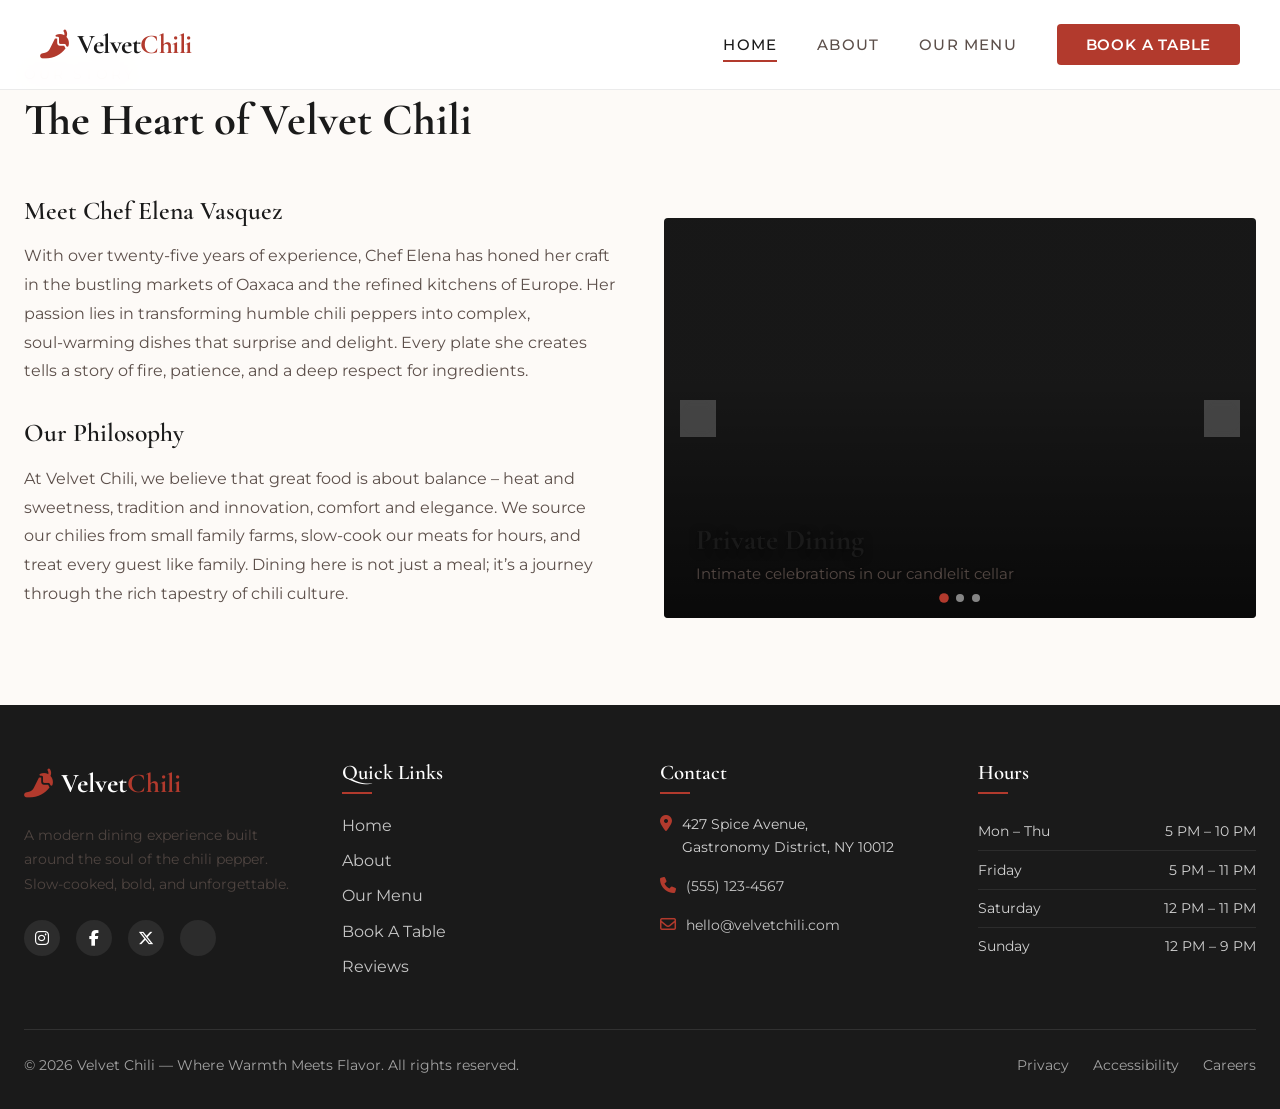
<file: velvet-chili-woocommerce-html/about.html>
<!doctype html>
<html lang="en">
  <head>
    <meta charset="UTF-8" />
    <meta name="viewport" content="width=device-width, initial-scale=1.0" />
    <title>Velvet Chili Restaurant</title>

    <!-- ===== CSS Files ===== -->
    <link rel="stylesheet" href="base.css" />
    <link rel="stylesheet" href="theme.css" />

    <!-- ===== Google Fonts ===== -->
    <link rel="preconnect" href="https://fonts.googleapis.com" />
    <link rel="preconnect" href="https://fonts.gstatic.com" crossorigin />
    <link
      href="https://fonts.googleapis.com/css2?family=Cormorant+Garamond:ital,wght@0,400;0,500;0,600;0,700;1,400;1,500&family=Montserrat:wght@300;400;500;600;700&display=swap"
      rel="stylesheet"
    />

    <!-- ===== Font Awesome for icons ===== -->
    <link
      rel="stylesheet"
      href="https://cdnjs.cloudflare.com/ajax/libs/font-awesome/6.5.1/css/all.min.css"
    />
  </head>
  <body>
    <!-- ===================== Header / Navbar ===================== -->
    <header class="site-header" id="siteHeader">
      <div class="header__container">
        <!-- Logo -->
        <a href="#" class="header__logo" aria-label="Velvet Chili Home">
          <span class="logo__icon">
            <i class="fa-solid fa-pepper-hot"></i>
          </span>
          <span class="logo__text">
            Velvet<span class="logo__text--accent">Chili</span>
          </span>
        </a>

        <!-- Desktop Navigation -->
        <nav
          class="nav nav--desktop"
          id="desktopNav"
          aria-label="Main navigation"
        >
          <ul class="nav__list">
            <li class="nav__item">
              <a href="#home" class="nav__link nav__link--active">Home</a>
            </li>
            <li class="nav__item">
              <a href="#about" class="nav__link">About</a>
            </li>
            <li class="nav__item">
              <a href="#menu" class="nav__link">Our Menu</a>
            </li>
            <li class="nav__item">
              <a href="#book" class="nav__link nav__link--cta">Book A Table</a>
            </li>
          </ul>
        </nav>

        <!-- Hamburger Toggle Button (Mobile) -->
        <button
          class="hamburger"
          id="hamburgerBtn"
          aria-label="Toggle navigation menu"
          aria-expanded="false"
          type="button"
        >
          <span class="hamburger__line"></span>
          <span class="hamburger__line"></span>
          <span class="hamburger__line"></span>
        </button>
      </div>

      <!-- Mobile Navigation Overlay -->
      <div class="mobile-nav" id="mobileNav" aria-hidden="true">
        <div class="mobile-nav__backdrop"></div>
        <nav class="mobile-nav__panel" aria-label="Mobile navigation">
          <ul class="mobile-nav__list">
            <li class="mobile-nav__item">
              <a href="#home" class="mobile-nav__link mobile-nav__link--active"
                >Home</a
              >
            </li>
            <li class="mobile-nav__item">
              <a href="#about" class="mobile-nav__link">About</a>
            </li>
            <li class="mobile-nav__item">
              <a href="#menu" class="mobile-nav__link">Our Menu</a>
            </li>
            <li class="mobile-nav__item">
              <a href="#book" class="mobile-nav__link mobile-nav__link--cta"
                >Book A Table</a
              >
            </li>
          </ul>

          <!-- Mobile contact info -->
          <div class="mobile-nav__info">
            <p class="mobile-nav__phone">
              <i class="fa-solid fa-phone"></i> (555) 123-4567
            </p>
            <p class="mobile-nav__hours">
              <i class="fa-regular fa-clock"></i> Tue–Sun &nbsp;5pm–11pm
            </p>
          </div>
        </nav>
      </div>
    </header>
    <!-- ========== About Page ========== -->
    <section class="about-page" id="about">
      <div class="about-page__container">
        <!-- Section header -->
        <div class="about-page__header text-center">
          <span class="about-page__kicker">Our Story</span>
          <h2 class="about-page__title">The Heart of Velvet Chili</h2>
        </div>

        <!-- Two‑column layout: text + slider -->
        <div class="about-page__grid">
          <!-- Left: Chef Story & Philosophy -->
          <div class="about-page__text">
            <h3 class="about-page__subtitle">Meet Chef Elena Vasquez</h3>
            <p class="about-page__body">
              With over twenty‑five years of experience, Chef Elena has honed
              her craft in the bustling markets of Oaxaca and the refined
              kitchens of Europe. Her passion lies in transforming humble chili
              peppers into complex, soul‑warming dishes that surprise and
              delight. Every plate she creates tells a story of fire, patience,
              and a deep respect for ingredients.
            </p>

            <h3 class="about-page__subtitle">Our Philosophy</h3>
            <p class="about-page__body">
              At Velvet Chili, we believe that great food is about balance –
              heat and sweetness, tradition and innovation, comfort and
              elegance. We source our chilies from small family farms, slow‑cook
              our meats for hours, and treat every guest like family. Dining
              here is not just a meal; it’s a journey through the rich tapestry
              of chili culture.
            </p>
          </div>

          <!-- Right: Event Image Slider -->
          <div class="about-page__slider">
            <div
              class="event-slider"
              id="eventSlider"
              aria-roledescription="carousel"
              aria-label="Restaurant events"
            >
              <!-- Slides -->
              <div class="event-slider__slides" id="eventSlides">
                <!-- Slide 1 -->
                <div
                  class="event-slider__slide event-slider__slide--active"
                  role="group"
                  aria-roledescription="slide"
                  aria-label="1 of 3"
                >
                  <div
                    class="event-slider__bg"
                    style="
                      background-image: url(&quot;https://images.unsplash.com/photo-1519671482749-fd09be7ccebf?q=80&w=2070&auto=format&fit=crop&quot;);
                    "
                  ></div>
                  <div class="event-slider__overlay"></div>
                  <div class="event-slider__content">
                    <h3 class="event-slider__title">Private Dining</h3>
                    <p class="event-slider__subtitle">
                      Intimate celebrations in our candlelit cellar
                    </p>
                  </div>
                </div>
                <!-- Slide 2 -->
                <div
                  class="event-slider__slide"
                  role="group"
                  aria-roledescription="slide"
                  aria-label="2 of 3"
                >
                  <div
                    class="event-slider__bg"
                    style="
                      background-image: url(&quot;https://images.unsplash.com/photo-1414235077428-338989a2e8c0?q=80&w=2070&auto=format&fit=crop&quot;);
                    "
                  ></div>
                  <div class="event-slider__overlay"></div>
                  <div class="event-slider__content">
                    <h3 class="event-slider__title">Wine Pairing Nights</h3>
                    <p class="event-slider__subtitle">
                      Every Thursday with our sommelier
                    </p>
                  </div>
                </div>
                <!-- Slide 3 -->
                <div
                  class="event-slider__slide"
                  role="group"
                  aria-roledescription="slide"
                  aria-label="3 of 3"
                >
                  <div
                    class="event-slider__bg"
                    style="
                      background-image: url(&quot;https://images.unsplash.com/photo-1559339352-11d035aa65de?q=80&w=1974&auto=format&fit=crop&quot;);
                    "
                  ></div>
                  <div class="event-slider__overlay"></div>
                  <div class="event-slider__content">
                    <h3 class="event-slider__title">Chili Masterclass</h3>
                    <p class="event-slider__subtitle">
                      Learn the art of smoke & spice
                    </p>
                  </div>
                </div>
              </div>

              <!-- Arrows -->
              <button
                class="event-slider__arrow event-slider__arrow--left"
                id="eventPrev"
                aria-label="Previous slide"
              >
                <i class="fa-solid fa-chevron-left"></i>
              </button>
              <button
                class="event-slider__arrow event-slider__arrow--right"
                id="eventNext"
                aria-label="Next slide"
              >
                <i class="fa-solid fa-chevron-right"></i>
              </button>

              <!-- Dots -->
              <div class="event-slider__dots" id="eventDots" aria-hidden="true">
                <button
                  class="event-slider__dot event-slider__dot--active"
                  data-slide="0"
                ></button>
                <button class="event-slider__dot" data-slide="1"></button>
                <button class="event-slider__dot" data-slide="2"></button>
              </div>
            </div>
          </div>
        </div>
      </div>
    </section>
    <!-- ========== Footer ========== -->
    <footer class="site-footer" id="siteFooter">
      <div class="site-footer__container">
        <div class="site-footer__grid">
          <!-- Column 1: About -->
          <div class="site-footer__col site-footer__col--about">
            <a href="#" class="site-footer__logo">
              <span class="site-footer__logo-icon"
                ><i class="fa-solid fa-pepper-hot"></i
              ></span>
              <span class="site-footer__logo-text"
                >Velvet<span class="site-footer__logo-accent">Chili</span></span
              >
            </a>
            <p class="site-footer__desc">
              A modern dining experience built around the soul of the chili
              pepper. Slow‑cooked, bold, and unforgettable.
            </p>
            <div class="site-footer__social">
              <a href="#" aria-label="Instagram"
                ><i class="fa-brands fa-instagram"></i
              ></a>
              <a href="#" aria-label="Facebook"
                ><i class="fa-brands fa-facebook-f"></i
              ></a>
              <a href="#" aria-label="Twitter"
                ><i class="fa-brands fa-x-twitter"></i
              ></a>
              <a href="#" aria-label="TripAdvisor"
                ><i class="fa-brands fa-tripadvisor"></i
              ></a>
            </div>
          </div>

          <!-- Column 2: Quick Links -->
          <div class="site-footer__col site-footer__col--links">
            <h4 class="site-footer__heading">Quick Links</h4>
            <ul class="site-footer__links">
              <li><a href="#home">Home</a></li>
              <li><a href="#about">About</a></li>
              <li><a href="#menu">Our Menu</a></li>
              <li><a href="#book">Book A Table</a></li>
              <li><a href="#testimonials">Reviews</a></li>
            </ul>
          </div>

          <!-- Column 3: Contact -->
          <div class="site-footer__col site-footer__col--contact">
            <h4 class="site-footer__heading">Contact</h4>
            <ul class="site-footer__contact">
              <li>
                <i class="fa-solid fa-location-dot"></i>
                <span
                  >427 Spice Avenue,<br />Gastronomy District, NY 10012</span
                >
              </li>
              <li>
                <i class="fa-solid fa-phone"></i>
                <a href="tel:+15551234567">(555) 123-4567</a>
              </li>
              <li>
                <i class="fa-regular fa-envelope"></i>
                <a href="mailto:hello@velvetchili.com">hello@velvetchili.com</a>
              </li>
            </ul>
          </div>

          <!-- Column 4: Opening Hours -->
          <div class="site-footer__col site-footer__col--hours">
            <h4 class="site-footer__heading">Hours</h4>
            <ul class="site-footer__hours">
              <li><span>Mon – Thu</span><span>5 PM – 10 PM</span></li>
              <li><span>Friday</span><span>5 PM – 11 PM</span></li>
              <li><span>Saturday</span><span>12 PM – 11 PM</span></li>
              <li><span>Sunday</span><span>12 PM – 9 PM</span></li>
            </ul>
          </div>
        </div>

        <!-- Copyright -->
        <div class="site-footer__bottom">
          <div class="footer-content">
            <p>
              &copy; 2026 Velvet Chili — Where Warmth Meets Flavor. All rights
              reserved.
            </p>
            <div class="footer-links">
              <a href="#">Privacy</a>
              <a href="#">Accessibility</a>
              <a href="#">Careers</a>
            </div>
          </div>
        </div>
      </div>
    </footer>

    <!-- ===== JS File ===== -->
    <script src="main.js"></script>
  </body>
</html>
</file>
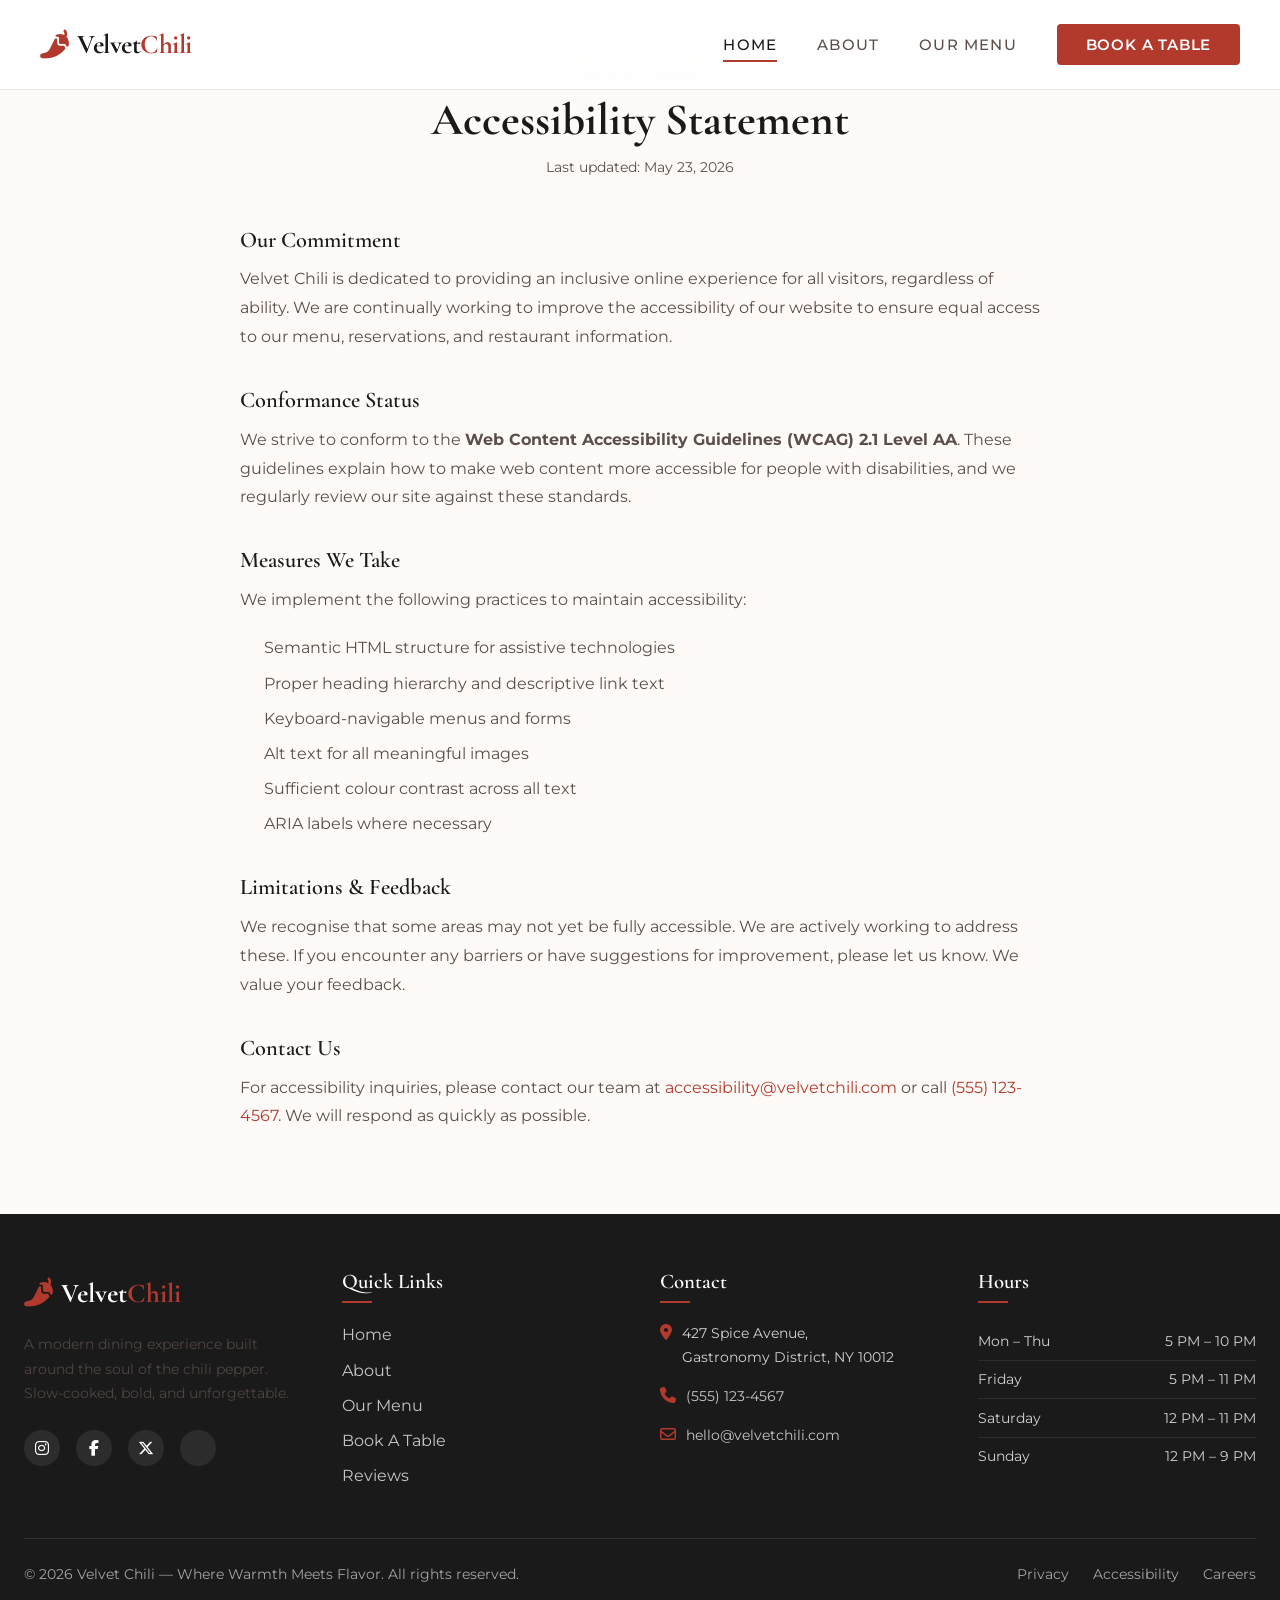
<file: velvet-chili-woocommerce-html/accessibility.html>
<!doctype html>
<html lang="en">
  <head>
    <meta charset="UTF-8" />
    <meta name="viewport" content="width=device-width, initial-scale=1.0" />
    <title>Velvet Chili Restaurant</title>

    <!-- ===== CSS Files ===== -->
    <link rel="stylesheet" href="base.css" />
    <link rel="stylesheet" href="theme.css" />

    <!-- ===== Google Fonts ===== -->
    <link rel="preconnect" href="https://fonts.googleapis.com" />
    <link rel="preconnect" href="https://fonts.gstatic.com" crossorigin />
    <link
      href="https://fonts.googleapis.com/css2?family=Cormorant+Garamond:ital,wght@0,400;0,500;0,600;0,700;1,400;1,500&family=Montserrat:wght@300;400;500;600;700&display=swap"
      rel="stylesheet"
    />

    <!-- ===== Font Awesome for icons ===== -->
    <link
      rel="stylesheet"
      href="https://cdnjs.cloudflare.com/ajax/libs/font-awesome/6.5.1/css/all.min.css"
    />
  </head>
  <body>
    <!-- ===================== Header / Navbar ===================== -->
    <header class="site-header" id="siteHeader">
      <div class="header__container">
        <!-- Logo -->
        <a href="#" class="header__logo" aria-label="Velvet Chili Home">
          <span class="logo__icon">
            <i class="fa-solid fa-pepper-hot"></i>
          </span>
          <span class="logo__text">
            Velvet<span class="logo__text--accent">Chili</span>
          </span>
        </a>

        <!-- Desktop Navigation -->
        <nav
          class="nav nav--desktop"
          id="desktopNav"
          aria-label="Main navigation"
        >
          <ul class="nav__list">
            <li class="nav__item">
              <a href="#home" class="nav__link nav__link--active">Home</a>
            </li>
            <li class="nav__item">
              <a href="#about" class="nav__link">About</a>
            </li>
            <li class="nav__item">
              <a href="#menu" class="nav__link">Our Menu</a>
            </li>
            <li class="nav__item">
              <a href="#book" class="nav__link nav__link--cta">Book A Table</a>
            </li>
          </ul>
        </nav>

        <!-- Hamburger Toggle Button (Mobile) -->
        <button
          class="hamburger"
          id="hamburgerBtn"
          aria-label="Toggle navigation menu"
          aria-expanded="false"
          type="button"
        >
          <span class="hamburger__line"></span>
          <span class="hamburger__line"></span>
          <span class="hamburger__line"></span>
        </button>
      </div>

      <!-- Mobile Navigation Overlay -->
      <div class="mobile-nav" id="mobileNav" aria-hidden="true">
        <div class="mobile-nav__backdrop"></div>
        <nav class="mobile-nav__panel" aria-label="Mobile navigation">
          <ul class="mobile-nav__list">
            <li class="mobile-nav__item">
              <a href="#home" class="mobile-nav__link mobile-nav__link--active"
                >Home</a
              >
            </li>
            <li class="mobile-nav__item">
              <a href="#about" class="mobile-nav__link">About</a>
            </li>
            <li class="mobile-nav__item">
              <a href="#menu" class="mobile-nav__link">Our Menu</a>
            </li>
            <li class="mobile-nav__item">
              <a href="#book" class="mobile-nav__link mobile-nav__link--cta"
                >Book A Table</a
              >
            </li>
          </ul>

          <!-- Mobile contact info -->
          <div class="mobile-nav__info">
            <p class="mobile-nav__phone">
              <i class="fa-solid fa-phone"></i> (555) 123-4567
            </p>
            <p class="mobile-nav__hours">
              <i class="fa-regular fa-clock"></i> Tue–Sun &nbsp;5pm–11pm
            </p>
          </div>
        </nav>
      </div>
    </header>

    <!-- ========== Accessibility ========== -->
    <section class="accessibility-page" id="accessibility">
      <div class="accessibility-page__container">
        <div class="accessibility-page__header">
          <span class="accessibility-page__kicker">Commitment</span>
          <h2 class="accessibility-page__title">Accessibility Statement</h2>
          <p class="accessibility-page__date">Last updated: May 23, 2026</p>
        </div>

        <div class="accessibility-page__content">
          <h3>Our Commitment</h3>
          <p>
            Velvet Chili is dedicated to providing an inclusive online
            experience for all visitors, regardless of ability. We are
            continually working to improve the accessibility of our website to
            ensure equal access to our menu, reservations, and restaurant
            information.
          </p>

          <h3>Conformance Status</h3>
          <p>
            We strive to conform to the
            <strong
              >Web Content Accessibility Guidelines (WCAG) 2.1 Level AA</strong
            >. These guidelines explain how to make web content more accessible
            for people with disabilities, and we regularly review our site
            against these standards.
          </p>

          <h3>Measures We Take</h3>
          <p>We implement the following practices to maintain accessibility:</p>
          <ul>
            <li>Semantic HTML structure for assistive technologies</li>
            <li>Proper heading hierarchy and descriptive link text</li>
            <li>Keyboard-navigable menus and forms</li>
            <li>Alt text for all meaningful images</li>
            <li>Sufficient colour contrast across all text</li>
            <li>ARIA labels where necessary</li>
          </ul>

          <h3>Limitations & Feedback</h3>
          <p>
            We recognise that some areas may not yet be fully accessible. We are
            actively working to address these. If you encounter any barriers or
            have suggestions for improvement, please let us know. We value your
            feedback.
          </p>

          <h3>Contact Us</h3>
          <p>
            For accessibility inquiries, please contact our team at
            <a href="mailto:accessibility@velvetchili.com"
              >accessibility@velvetchili.com</a
            >
            or call <a href="tel:+15551234567">(555) 123-4567</a>. We will
            respond as quickly as possible.
          </p>
        </div>
      </div>
    </section>

    <!-- ========== Footer ========== -->
    <footer class="site-footer" id="siteFooter">
      <div class="site-footer__container">
        <div class="site-footer__grid">
          <!-- Column 1: About -->
          <div class="site-footer__col site-footer__col--about">
            <a href="#" class="site-footer__logo">
              <span class="site-footer__logo-icon"
                ><i class="fa-solid fa-pepper-hot"></i
              ></span>
              <span class="site-footer__logo-text"
                >Velvet<span class="site-footer__logo-accent">Chili</span></span
              >
            </a>
            <p class="site-footer__desc">
              A modern dining experience built around the soul of the chili
              pepper. Slow‑cooked, bold, and unforgettable.
            </p>
            <div class="site-footer__social">
              <a href="#" aria-label="Instagram"
                ><i class="fa-brands fa-instagram"></i
              ></a>
              <a href="#" aria-label="Facebook"
                ><i class="fa-brands fa-facebook-f"></i
              ></a>
              <a href="#" aria-label="Twitter"
                ><i class="fa-brands fa-x-twitter"></i
              ></a>
              <a href="#" aria-label="TripAdvisor"
                ><i class="fa-brands fa-tripadvisor"></i
              ></a>
            </div>
          </div>

          <!-- Column 2: Quick Links -->
          <div class="site-footer__col site-footer__col--links">
            <h4 class="site-footer__heading">Quick Links</h4>
            <ul class="site-footer__links">
              <li><a href="#home">Home</a></li>
              <li><a href="#about">About</a></li>
              <li><a href="#menu">Our Menu</a></li>
              <li><a href="#book">Book A Table</a></li>
              <li><a href="#testimonials">Reviews</a></li>
            </ul>
          </div>

          <!-- Column 3: Contact -->
          <div class="site-footer__col site-footer__col--contact">
            <h4 class="site-footer__heading">Contact</h4>
            <ul class="site-footer__contact">
              <li>
                <i class="fa-solid fa-location-dot"></i>
                <span
                  >427 Spice Avenue,<br />Gastronomy District, NY 10012</span
                >
              </li>
              <li>
                <i class="fa-solid fa-phone"></i>
                <a href="tel:+15551234567">(555) 123-4567</a>
              </li>
              <li>
                <i class="fa-regular fa-envelope"></i>
                <a href="mailto:hello@velvetchili.com">hello@velvetchili.com</a>
              </li>
            </ul>
          </div>

          <!-- Column 4: Opening Hours -->
          <div class="site-footer__col site-footer__col--hours">
            <h4 class="site-footer__heading">Hours</h4>
            <ul class="site-footer__hours">
              <li><span>Mon – Thu</span><span>5 PM – 10 PM</span></li>
              <li><span>Friday</span><span>5 PM – 11 PM</span></li>
              <li><span>Saturday</span><span>12 PM – 11 PM</span></li>
              <li><span>Sunday</span><span>12 PM – 9 PM</span></li>
            </ul>
          </div>
        </div>

        <!-- Copyright -->
        <div class="site-footer__bottom">
          <div class="footer-content">
            <p>
              &copy; 2026 Velvet Chili — Where Warmth Meets Flavor. All rights
              reserved.
            </p>
            <div class="footer-links">
              <a href="#">Privacy</a>
              <a href="#">Accessibility</a>
              <a href="#">Careers</a>
            </div>
          </div>
        </div>
      </div>
    </footer>

    <!-- ===== JS File ===== -->
    <script src="main.js"></script>
  </body>
</html>
</file>
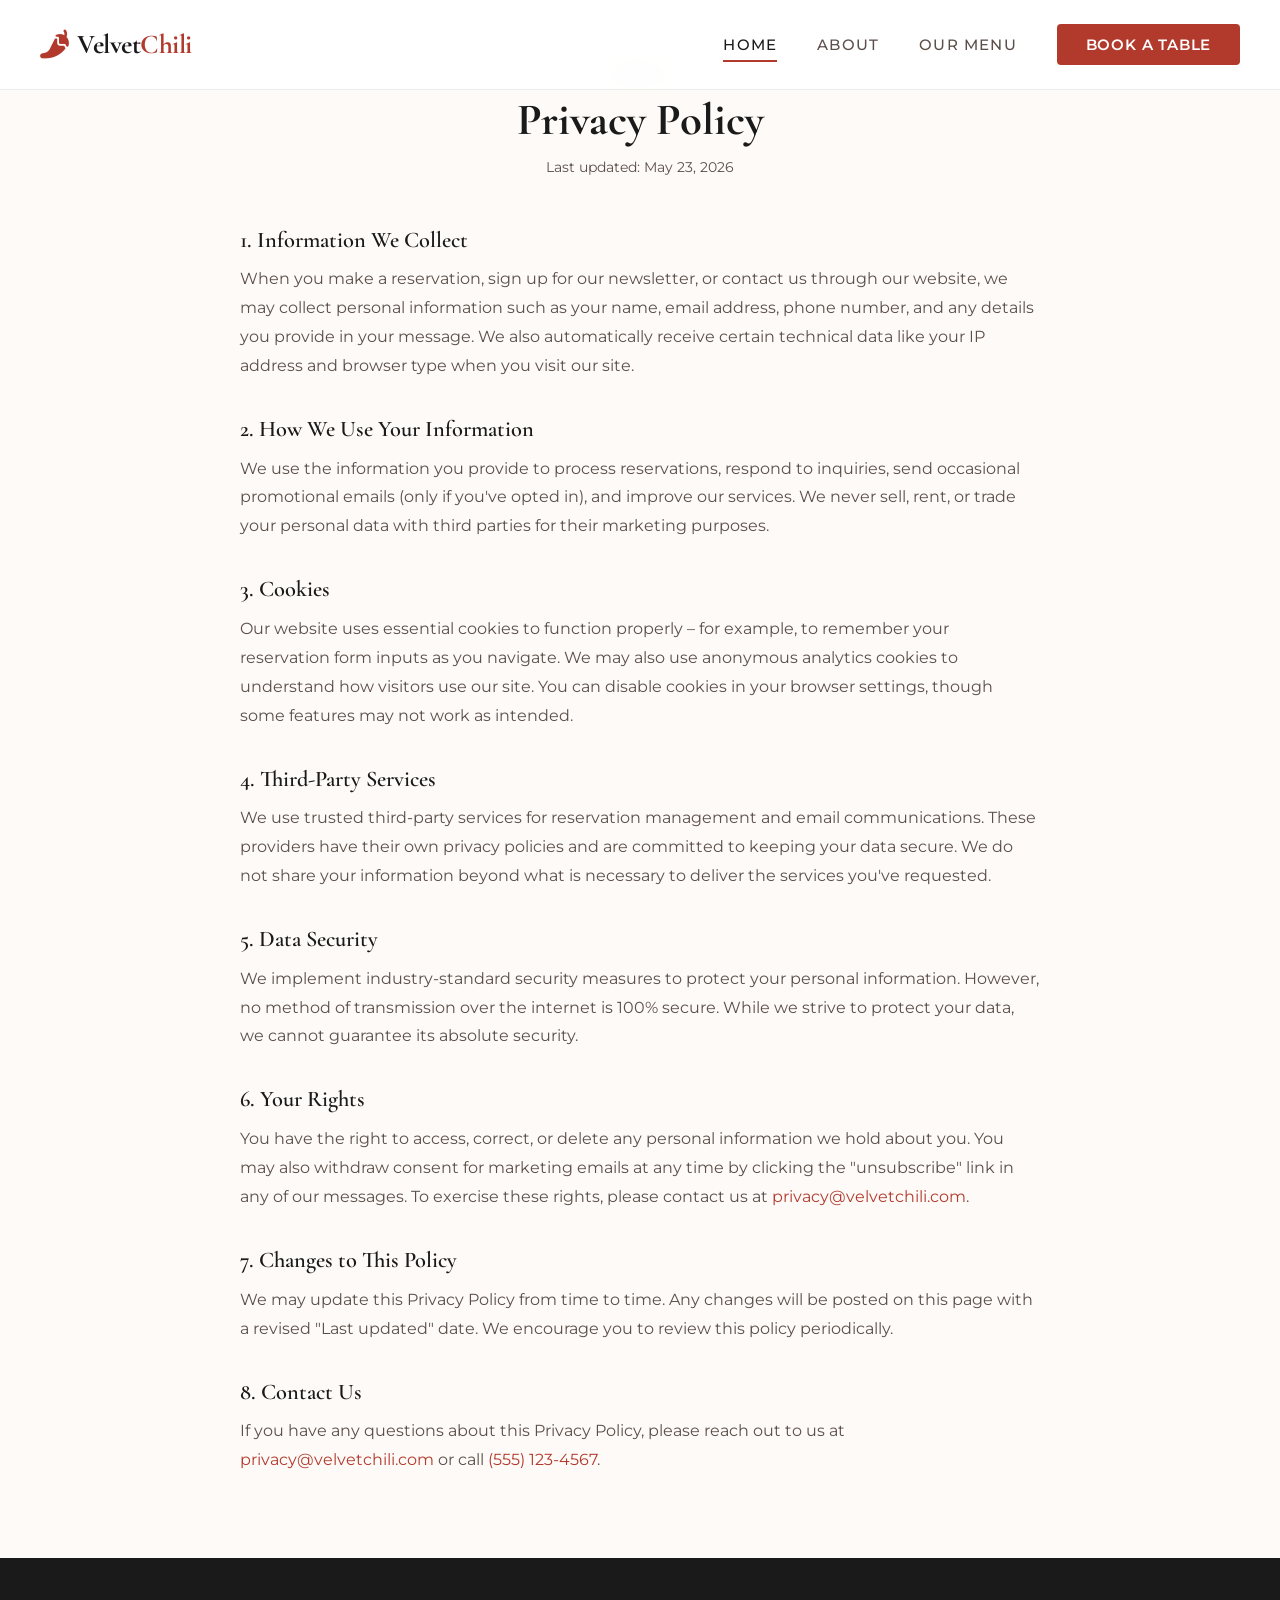
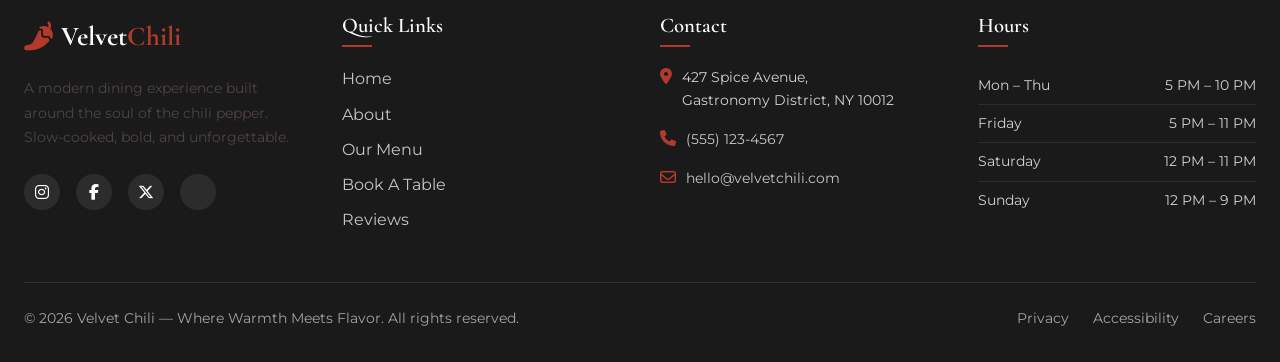
<file: velvet-chili-woocommerce-html/privacy-policy.html>
<!doctype html>
<html lang="en">
  <head>
    <meta charset="UTF-8" />
    <meta name="viewport" content="width=device-width, initial-scale=1.0" />
    <title>Velvet Chili Restaurant</title>

    <!-- ===== CSS Files ===== -->
    <link rel="stylesheet" href="base.css" />
    <link rel="stylesheet" href="theme.css" />

    <!-- ===== Google Fonts ===== -->
    <link rel="preconnect" href="https://fonts.googleapis.com" />
    <link rel="preconnect" href="https://fonts.gstatic.com" crossorigin />
    <link
      href="https://fonts.googleapis.com/css2?family=Cormorant+Garamond:ital,wght@0,400;0,500;0,600;0,700;1,400;1,500&family=Montserrat:wght@300;400;500;600;700&display=swap"
      rel="stylesheet"
    />

    <!-- ===== Font Awesome for icons ===== -->
    <link
      rel="stylesheet"
      href="https://cdnjs.cloudflare.com/ajax/libs/font-awesome/6.5.1/css/all.min.css"
    />
  </head>
  <body>
    <!-- ===================== Header / Navbar ===================== -->
    <header class="site-header" id="siteHeader">
      <div class="header__container">
        <!-- Logo -->
        <a href="#" class="header__logo" aria-label="Velvet Chili Home">
          <span class="logo__icon">
            <i class="fa-solid fa-pepper-hot"></i>
          </span>
          <span class="logo__text">
            Velvet<span class="logo__text--accent">Chili</span>
          </span>
        </a>

        <!-- Desktop Navigation -->
        <nav
          class="nav nav--desktop"
          id="desktopNav"
          aria-label="Main navigation"
        >
          <ul class="nav__list">
            <li class="nav__item">
              <a href="#home" class="nav__link nav__link--active">Home</a>
            </li>
            <li class="nav__item">
              <a href="#about" class="nav__link">About</a>
            </li>
            <li class="nav__item">
              <a href="#menu" class="nav__link">Our Menu</a>
            </li>
            <li class="nav__item">
              <a href="#book" class="nav__link nav__link--cta">Book A Table</a>
            </li>
          </ul>
        </nav>

        <!-- Hamburger Toggle Button (Mobile) -->
        <button
          class="hamburger"
          id="hamburgerBtn"
          aria-label="Toggle navigation menu"
          aria-expanded="false"
          type="button"
        >
          <span class="hamburger__line"></span>
          <span class="hamburger__line"></span>
          <span class="hamburger__line"></span>
        </button>
      </div>

      <!-- Mobile Navigation Overlay -->
      <div class="mobile-nav" id="mobileNav" aria-hidden="true">
        <div class="mobile-nav__backdrop"></div>
        <nav class="mobile-nav__panel" aria-label="Mobile navigation">
          <ul class="mobile-nav__list">
            <li class="mobile-nav__item">
              <a href="#home" class="mobile-nav__link mobile-nav__link--active"
                >Home</a
              >
            </li>
            <li class="mobile-nav__item">
              <a href="#about" class="mobile-nav__link">About</a>
            </li>
            <li class="mobile-nav__item">
              <a href="#menu" class="mobile-nav__link">Our Menu</a>
            </li>
            <li class="mobile-nav__item">
              <a href="#book" class="mobile-nav__link mobile-nav__link--cta"
                >Book A Table</a
              >
            </li>
          </ul>

          <!-- Mobile contact info -->
          <div class="mobile-nav__info">
            <p class="mobile-nav__phone">
              <i class="fa-solid fa-phone"></i> (555) 123-4567
            </p>
            <p class="mobile-nav__hours">
              <i class="fa-regular fa-clock"></i> Tue–Sun &nbsp;5pm–11pm
            </p>
          </div>
        </nav>
      </div>
    </header>
    <!-- ========== Privacy Policy ========== -->
    <section class="privacy-policy" id="privacy">
      <div class="privacy-policy__container">
        <div class="privacy-policy__header">
          <span class="privacy-policy__kicker">Legal</span>
          <h2 class="privacy-policy__title">Privacy Policy</h2>
          <p class="privacy-policy__date">Last updated: May 23, 2026</p>
        </div>

        <div class="privacy-policy__content">
          <h3>1. Information We Collect</h3>
          <p>
            When you make a reservation, sign up for our newsletter, or contact
            us through our website, we may collect personal information such as
            your name, email address, phone number, and any details you provide
            in your message. We also automatically receive certain technical
            data like your IP address and browser type when you visit our site.
          </p>

          <h3>2. How We Use Your Information</h3>
          <p>
            We use the information you provide to process reservations, respond
            to inquiries, send occasional promotional emails (only if you've
            opted in), and improve our services. We never sell, rent, or trade
            your personal data with third parties for their marketing purposes.
          </p>

          <h3>3. Cookies</h3>
          <p>
            Our website uses essential cookies to function properly – for
            example, to remember your reservation form inputs as you navigate.
            We may also use anonymous analytics cookies to understand how
            visitors use our site. You can disable cookies in your browser
            settings, though some features may not work as intended.
          </p>

          <h3>4. Third‑Party Services</h3>
          <p>
            We use trusted third‑party services for reservation management and
            email communications. These providers have their own privacy
            policies and are committed to keeping your data secure. We do not
            share your information beyond what is necessary to deliver the
            services you've requested.
          </p>

          <h3>5. Data Security</h3>
          <p>
            We implement industry‑standard security measures to protect your
            personal information. However, no method of transmission over the
            internet is 100% secure. While we strive to protect your data, we
            cannot guarantee its absolute security.
          </p>

          <h3>6. Your Rights</h3>
          <p>
            You have the right to access, correct, or delete any personal
            information we hold about you. You may also withdraw consent for
            marketing emails at any time by clicking the "unsubscribe" link in
            any of our messages. To exercise these rights, please contact us at
            <a href="mailto:privacy@velvetchili.com">privacy@velvetchili.com</a
            >.
          </p>

          <h3>7. Changes to This Policy</h3>
          <p>
            We may update this Privacy Policy from time to time. Any changes
            will be posted on this page with a revised "Last updated" date. We
            encourage you to review this policy periodically.
          </p>

          <h3>8. Contact Us</h3>
          <p>
            If you have any questions about this Privacy Policy, please reach
            out to us at
            <a href="mailto:privacy@velvetchili.com">privacy@velvetchili.com</a>
            or call <a href="tel:+15551234567">(555) 123-4567</a>.
          </p>
        </div>
      </div>
    </section>

    <!-- ========== Footer ========== -->
    <footer class="site-footer" id="siteFooter">
      <div class="site-footer__container">
        <div class="site-footer__grid">
          <!-- Column 1: About -->
          <div class="site-footer__col site-footer__col--about">
            <a href="#" class="site-footer__logo">
              <span class="site-footer__logo-icon"
                ><i class="fa-solid fa-pepper-hot"></i
              ></span>
              <span class="site-footer__logo-text"
                >Velvet<span class="site-footer__logo-accent">Chili</span></span
              >
            </a>
            <p class="site-footer__desc">
              A modern dining experience built around the soul of the chili
              pepper. Slow‑cooked, bold, and unforgettable.
            </p>
            <div class="site-footer__social">
              <a href="#" aria-label="Instagram"
                ><i class="fa-brands fa-instagram"></i
              ></a>
              <a href="#" aria-label="Facebook"
                ><i class="fa-brands fa-facebook-f"></i
              ></a>
              <a href="#" aria-label="Twitter"
                ><i class="fa-brands fa-x-twitter"></i
              ></a>
              <a href="#" aria-label="TripAdvisor"
                ><i class="fa-brands fa-tripadvisor"></i
              ></a>
            </div>
          </div>

          <!-- Column 2: Quick Links -->
          <div class="site-footer__col site-footer__col--links">
            <h4 class="site-footer__heading">Quick Links</h4>
            <ul class="site-footer__links">
              <li><a href="#home">Home</a></li>
              <li><a href="#about">About</a></li>
              <li><a href="#menu">Our Menu</a></li>
              <li><a href="#book">Book A Table</a></li>
              <li><a href="#testimonials">Reviews</a></li>
            </ul>
          </div>

          <!-- Column 3: Contact -->
          <div class="site-footer__col site-footer__col--contact">
            <h4 class="site-footer__heading">Contact</h4>
            <ul class="site-footer__contact">
              <li>
                <i class="fa-solid fa-location-dot"></i>
                <span
                  >427 Spice Avenue,<br />Gastronomy District, NY 10012</span
                >
              </li>
              <li>
                <i class="fa-solid fa-phone"></i>
                <a href="tel:+15551234567">(555) 123-4567</a>
              </li>
              <li>
                <i class="fa-regular fa-envelope"></i>
                <a href="mailto:hello@velvetchili.com">hello@velvetchili.com</a>
              </li>
            </ul>
          </div>

          <!-- Column 4: Opening Hours -->
          <div class="site-footer__col site-footer__col--hours">
            <h4 class="site-footer__heading">Hours</h4>
            <ul class="site-footer__hours">
              <li><span>Mon – Thu</span><span>5 PM – 10 PM</span></li>
              <li><span>Friday</span><span>5 PM – 11 PM</span></li>
              <li><span>Saturday</span><span>12 PM – 11 PM</span></li>
              <li><span>Sunday</span><span>12 PM – 9 PM</span></li>
            </ul>
          </div>
        </div>

        <!-- Copyright -->
        <div class="site-footer__bottom">
          <div class="footer-content">
            <p>
              &copy; 2026 Velvet Chili — Where Warmth Meets Flavor. All rights
              reserved.
            </p>
            <div class="footer-links">
              <a href="#">Privacy</a>
              <a href="#">Accessibility</a>
              <a href="#">Careers</a>
            </div>
          </div>
        </div>
      </div>
    </footer>
    <!-- ===== JS File ===== -->
    <script src="main.js"></script>
  </body>
</html>
</file>
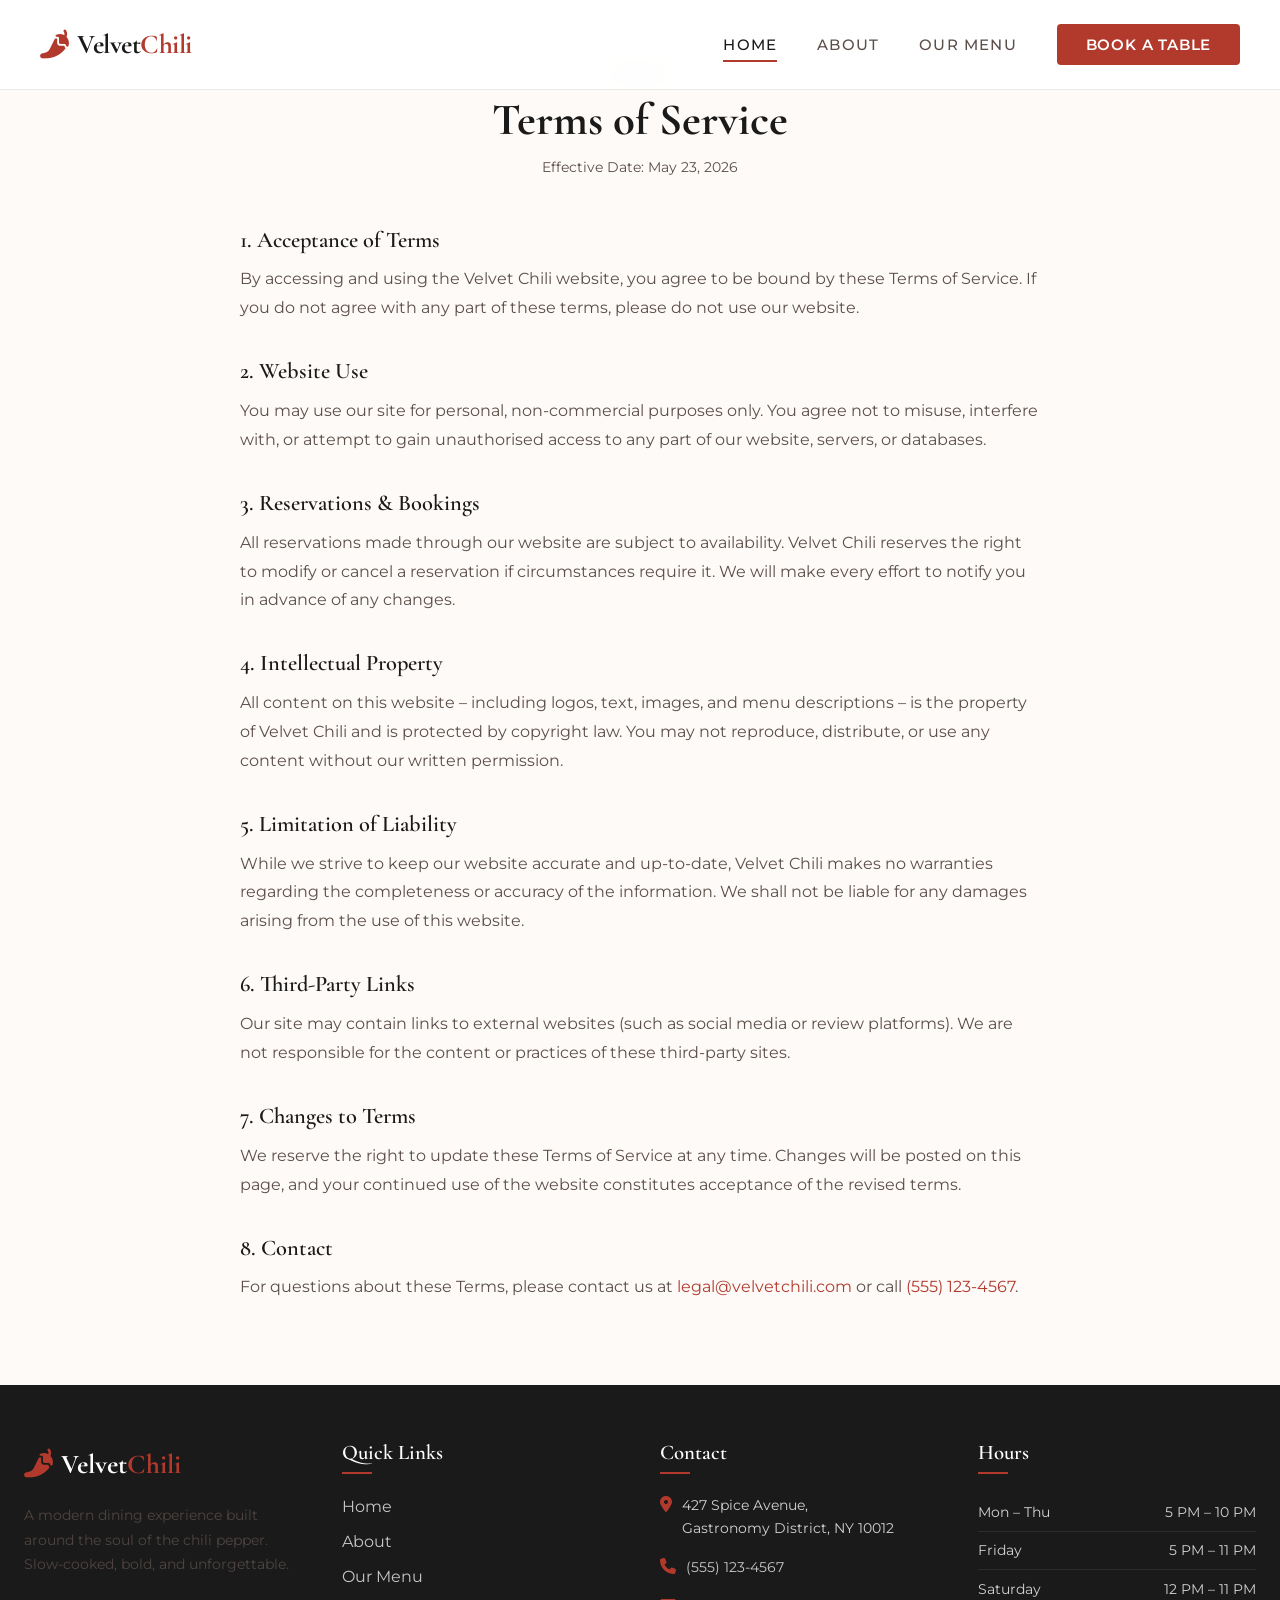
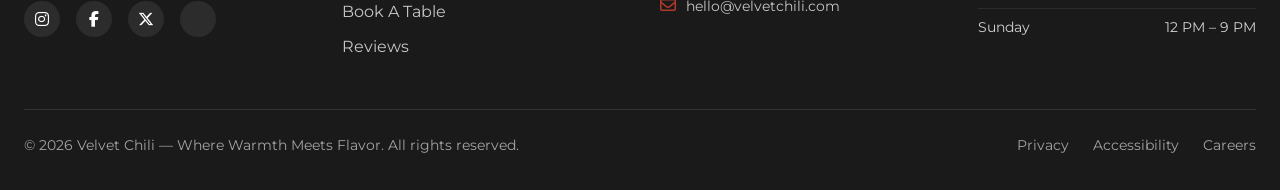
<file: velvet-chili-woocommerce-html/terms-of-service.html>
<!doctype html>
<html lang="en">
  <head>
    <meta charset="UTF-8" />
    <meta name="viewport" content="width=device-width, initial-scale=1.0" />
    <title>Velvet Chili Restaurant</title>

    <!-- ===== CSS Files ===== -->
    <link rel="stylesheet" href="base.css" />
    <link rel="stylesheet" href="theme.css" />

    <!-- ===== Google Fonts ===== -->
    <link rel="preconnect" href="https://fonts.googleapis.com" />
    <link rel="preconnect" href="https://fonts.gstatic.com" crossorigin />
    <link
      href="https://fonts.googleapis.com/css2?family=Cormorant+Garamond:ital,wght@0,400;0,500;0,600;0,700;1,400;1,500&family=Montserrat:wght@300;400;500;600;700&display=swap"
      rel="stylesheet"
    />

    <!-- ===== Font Awesome for icons ===== -->
    <link
      rel="stylesheet"
      href="https://cdnjs.cloudflare.com/ajax/libs/font-awesome/6.5.1/css/all.min.css"
    />
  </head>
  <body>
    <!-- ===================== Header / Navbar ===================== -->
    <header class="site-header" id="siteHeader">
      <div class="header__container">
        <!-- Logo -->
        <a href="#" class="header__logo" aria-label="Velvet Chili Home">
          <span class="logo__icon">
            <i class="fa-solid fa-pepper-hot"></i>
          </span>
          <span class="logo__text">
            Velvet<span class="logo__text--accent">Chili</span>
          </span>
        </a>

        <!-- Desktop Navigation -->
        <nav
          class="nav nav--desktop"
          id="desktopNav"
          aria-label="Main navigation"
        >
          <ul class="nav__list">
            <li class="nav__item">
              <a href="#home" class="nav__link nav__link--active">Home</a>
            </li>
            <li class="nav__item">
              <a href="#about" class="nav__link">About</a>
            </li>
            <li class="nav__item">
              <a href="#menu" class="nav__link">Our Menu</a>
            </li>
            <li class="nav__item">
              <a href="#book" class="nav__link nav__link--cta">Book A Table</a>
            </li>
          </ul>
        </nav>

        <!-- Hamburger Toggle Button (Mobile) -->
        <button
          class="hamburger"
          id="hamburgerBtn"
          aria-label="Toggle navigation menu"
          aria-expanded="false"
          type="button"
        >
          <span class="hamburger__line"></span>
          <span class="hamburger__line"></span>
          <span class="hamburger__line"></span>
        </button>
      </div>

      <!-- Mobile Navigation Overlay -->
      <div class="mobile-nav" id="mobileNav" aria-hidden="true">
        <div class="mobile-nav__backdrop"></div>
        <nav class="mobile-nav__panel" aria-label="Mobile navigation">
          <ul class="mobile-nav__list">
            <li class="mobile-nav__item">
              <a href="#home" class="mobile-nav__link mobile-nav__link--active"
                >Home</a
              >
            </li>
            <li class="mobile-nav__item">
              <a href="#about" class="mobile-nav__link">About</a>
            </li>
            <li class="mobile-nav__item">
              <a href="#menu" class="mobile-nav__link">Our Menu</a>
            </li>
            <li class="mobile-nav__item">
              <a href="#book" class="mobile-nav__link mobile-nav__link--cta"
                >Book A Table</a
              >
            </li>
          </ul>

          <!-- Mobile contact info -->
          <div class="mobile-nav__info">
            <p class="mobile-nav__phone">
              <i class="fa-solid fa-phone"></i> (555) 123-4567
            </p>
            <p class="mobile-nav__hours">
              <i class="fa-regular fa-clock"></i> Tue–Sun &nbsp;5pm–11pm
            </p>
          </div>
        </nav>
      </div>
    </header>
    <!-- ========== Terms Of Service ========== -->
    <section class="terms-of-service" id="terms">
      <div class="terms-of-service__container">
        <div class="terms-of-service__header">
          <span class="terms-of-service__kicker">Legal</span>
          <h2 class="terms-of-service__title">Terms of Service</h2>
          <p class="terms-of-service__date">Effective Date: May 23, 2026</p>
        </div>

        <div class="terms-of-service__content">
          <h3>1. Acceptance of Terms</h3>
          <p>
            By accessing and using the Velvet Chili website, you agree to be
            bound by these Terms of Service. If you do not agree with any part
            of these terms, please do not use our website.
          </p>

          <h3>2. Website Use</h3>
          <p>
            You may use our site for personal, non‑commercial purposes only. You
            agree not to misuse, interfere with, or attempt to gain unauthorised
            access to any part of our website, servers, or databases.
          </p>

          <h3>3. Reservations & Bookings</h3>
          <p>
            All reservations made through our website are subject to
            availability. Velvet Chili reserves the right to modify or cancel a
            reservation if circumstances require it. We will make every effort
            to notify you in advance of any changes.
          </p>

          <h3>4. Intellectual Property</h3>
          <p>
            All content on this website – including logos, text, images, and
            menu descriptions – is the property of Velvet Chili and is protected
            by copyright law. You may not reproduce, distribute, or use any
            content without our written permission.
          </p>

          <h3>5. Limitation of Liability</h3>
          <p>
            While we strive to keep our website accurate and up‑to‑date, Velvet
            Chili makes no warranties regarding the completeness or accuracy of
            the information. We shall not be liable for any damages arising from
            the use of this website.
          </p>

          <h3>6. Third‑Party Links</h3>
          <p>
            Our site may contain links to external websites (such as social
            media or review platforms). We are not responsible for the content
            or practices of these third‑party sites.
          </p>

          <h3>7. Changes to Terms</h3>
          <p>
            We reserve the right to update these Terms of Service at any time.
            Changes will be posted on this page, and your continued use of the
            website constitutes acceptance of the revised terms.
          </p>

          <h3>8. Contact</h3>
          <p>
            For questions about these Terms, please contact us at
            <a href="mailto:legal@velvetchili.com">legal@velvetchili.com</a> or
            call <a href="tel:+15551234567">(555) 123-4567</a>.
          </p>
        </div>
      </div>
    </section>
    <!-- ========== Footer ========== -->
    <footer class="site-footer" id="siteFooter">
      <div class="site-footer__container">
        <div class="site-footer__grid">
          <!-- Column 1: About -->
          <div class="site-footer__col site-footer__col--about">
            <a href="#" class="site-footer__logo">
              <span class="site-footer__logo-icon"
                ><i class="fa-solid fa-pepper-hot"></i
              ></span>
              <span class="site-footer__logo-text"
                >Velvet<span class="site-footer__logo-accent">Chili</span></span
              >
            </a>
            <p class="site-footer__desc">
              A modern dining experience built around the soul of the chili
              pepper. Slow‑cooked, bold, and unforgettable.
            </p>
            <div class="site-footer__social">
              <a href="#" aria-label="Instagram"
                ><i class="fa-brands fa-instagram"></i
              ></a>
              <a href="#" aria-label="Facebook"
                ><i class="fa-brands fa-facebook-f"></i
              ></a>
              <a href="#" aria-label="Twitter"
                ><i class="fa-brands fa-x-twitter"></i
              ></a>
              <a href="#" aria-label="TripAdvisor"
                ><i class="fa-brands fa-tripadvisor"></i
              ></a>
            </div>
          </div>

          <!-- Column 2: Quick Links -->
          <div class="site-footer__col site-footer__col--links">
            <h4 class="site-footer__heading">Quick Links</h4>
            <ul class="site-footer__links">
              <li><a href="#home">Home</a></li>
              <li><a href="#about">About</a></li>
              <li><a href="#menu">Our Menu</a></li>
              <li><a href="#book">Book A Table</a></li>
              <li><a href="#testimonials">Reviews</a></li>
            </ul>
          </div>

          <!-- Column 3: Contact -->
          <div class="site-footer__col site-footer__col--contact">
            <h4 class="site-footer__heading">Contact</h4>
            <ul class="site-footer__contact">
              <li>
                <i class="fa-solid fa-location-dot"></i>
                <span
                  >427 Spice Avenue,<br />Gastronomy District, NY 10012</span
                >
              </li>
              <li>
                <i class="fa-solid fa-phone"></i>
                <a href="tel:+15551234567">(555) 123-4567</a>
              </li>
              <li>
                <i class="fa-regular fa-envelope"></i>
                <a href="mailto:hello@velvetchili.com">hello@velvetchili.com</a>
              </li>
            </ul>
          </div>

          <!-- Column 4: Opening Hours -->
          <div class="site-footer__col site-footer__col--hours">
            <h4 class="site-footer__heading">Hours</h4>
            <ul class="site-footer__hours">
              <li><span>Mon – Thu</span><span>5 PM – 10 PM</span></li>
              <li><span>Friday</span><span>5 PM – 11 PM</span></li>
              <li><span>Saturday</span><span>12 PM – 11 PM</span></li>
              <li><span>Sunday</span><span>12 PM – 9 PM</span></li>
            </ul>
          </div>
        </div>

        <!-- Copyright -->
        <div class="site-footer__bottom">
          <div class="footer-content">
            <p>
              &copy; 2026 Velvet Chili — Where Warmth Meets Flavor. All rights
              reserved.
            </p>
            <div class="footer-links">
              <a href="#">Privacy</a>
              <a href="#">Accessibility</a>
              <a href="#">Careers</a>
            </div>
          </div>
        </div>
      </div>
    </footer>

    <!-- ===== JS File ===== -->
    <script src="main.js"></script>
  </body>
</html>
</file>
<file: velvet-chili-woocommerce-html/base.css>
/*
 * Velvet Chili – Base Stylesheet
 * ================================
 * Table of Contents:
 *   1. CSS Custom Properties (Design Tokens)
 *   2. Global Reset
 *   3. Typography Defaults
 *   4. Global Element Styles (a, ul, img, button)
 *   5. Utility Classes
 *   6. Scrollbar Styling
 */

/* ============================================================
   BASE.CSS – Reset, Variables, Global Rules
   ============================================================ */

/* ---------- CSS Custom Properties (Design Tokens) ---------- */
:root {
  /* Color Palette */
  --color-chili-red: #b23a2d;
  --color-velvet-burgundy: #6f2b30;
  --color-ember-orange: #d96c4a;
  --color-charcoal: #2b2b2b;
  --color-soft-black: #1a1a1a;
  --color-cream: #f9f5f0;
  --color-warm-white: #fdfaf7;
  --color-light-taupe: #e7ded6;
  --color-text-primary: #2b2b2b;
  --color-text-secondary: #5c4f4a;
  --color-border: rgba(0, 0, 0, 0.08);

  /* Typography */
  --font-heading: "Cormorant Garamond", Georgia, serif;
  --font-body: "Montserrat", "Helvetica Neue", sans-serif;

  /* Spacing & Sizing */
  --header-height: 90px;
  --header-height-mobile: 70px;
  --container-max: 1400px;
  --section-padding: 5rem 2rem;
  --section-padding-mobile: 4rem 1.5rem;

  /* Transitions */
  --transition-smooth: 0.35s cubic-bezier(0.4, 0, 0.2, 1);
  --transition-fast: 0.2s ease;
}

/* ---------- Global Reset ---------- */
*,
*::before,
*::after {
  margin: 0;
  padding: 0;
  box-sizing: border-box;
}

html {
  scroll-behavior: smooth;
  font-size: 16px;
  -webkit-font-smoothing: antialiased;
  -moz-osx-font-smoothing: grayscale;
}

body {
  font-family: var(--font-body);
  font-weight: 400;
  line-height: 1.6;
  color: var(--color-text-primary);
  background-color: var(--color-warm-white);
  overflow-x: hidden;
  min-height: 100vh;
}

/* ---------- Typography Defaults ---------- */
h1,
h2,
h3,
h4,
h5,
h6 {
  font-family: var(--font-heading);
  font-weight: 600;
  line-height: 1.2;
  color: var(--color-soft-black);
}

p {
  margin-bottom: 1rem;
  color: var(--color-text-secondary);
}

a {
  text-decoration: none;
  color: inherit;
  transition: color var(--transition-fast);
}

ul,
ol {
  list-style: none;
}

img {
  max-width: 100%;
  height: auto;
  display: block;
}

button {
  background: none;
  border: none;
  cursor: pointer;
  font-family: inherit;
}

/* ---------- Utility Classes ---------- */
.sr-only {
  position: absolute;
  width: 1px;
  height: 1px;
  padding: 0;
  margin: -1px;
  overflow: hidden;
  clip: rect(0, 0, 0, 0);
  white-space: nowrap;
  border-width: 0;
}

.container {
  width: 100%;
  max-width: var(--container-max);
  margin-left: auto;
  margin-right: auto;
  padding-left: 2rem;
  padding-right: 2rem;
}

/* ---------- Scrollbar Styling (optional) ---------- */
::-webkit-scrollbar {
  width: 8px;
}
::-webkit-scrollbar-track {
  background: var(--color-cream);
}
::-webkit-scrollbar-thumb {
  background: var(--color-light-taupe);
  border-radius: 4px;
}
</file>
<file: velvet-chili-woocommerce-html/theme.css>
/*
 * Velvet Chili – Theme Stylesheet
 * ================================
 * Table of Contents:
 *   1. Header / Navbar
 *   2. Hero Section
 *   3. Buttons (Global)
 *   4. Responsive Breakpoints (Global)
 *   5. Static Image Slider
 *   6. Dynamic Slider (Hero / Featured)
 *   7. Menu Highlight (Text + Image)
 *   8. Featured Menu Preview (Dark block)
 *   9. Testimonials Section
 *  10. Opening Hours & Reservation
 *  11. Footer
 *  12. About Page (Chef, Philosophy, Event Slider)
 *  13. Contact Page
 *  14. Privacy Policy
 *  15. Terms of Service
 *  16. Accessibility
 *  17. Full Menu Page
 *  18. Single Product Page (with image gallery, details, reviews)

 */

/* ============================================================
   THEME.CSS – Component & Page Styling
   ============================================================ */

/* ---------- HEADER / NAVBAR ---------- */
.site-header {
  position: fixed;
  top: 0;
  left: 0;
  width: 100%;
  z-index: 1000;
  height: var(--header-height-mobile);
  background-color: rgba(255, 255, 255, 0.92);
  backdrop-filter: blur(12px);
  -webkit-backdrop-filter: blur(12px);
  border-bottom: 1px solid var(--color-border);
  transition:
    height var(--transition-smooth),
    background-color var(--transition-smooth);
}

.header__container {
  max-width: var(--container-max);
  margin: 0 auto;
  padding: 0 1.5rem;
  height: 100%;
  display: flex;
  align-items: center;
  justify-content: space-between;
}

/* Logo */
.header__logo {
  display: flex;
  align-items: center;
  gap: 0.5rem;
  color: var(--color-soft-black);
  text-decoration: none;
  z-index: 1002;
}

.logo__icon {
  font-size: 1.8rem;
  color: var(--color-chili-red);
  line-height: 1;
}

.logo__text {
  font-family: var(--font-heading);
  font-size: 1.7rem;
  font-weight: 700;
  letter-spacing: -0.5px;
  color: var(--color-soft-black);
}

.logo__text--accent {
  color: var(--color-chili-red);
}

/* Desktop Navigation (hidden on mobile by default) */
.nav--desktop {
  display: none;
}

.nav__list {
  display: flex;
  align-items: center;
  gap: 2.5rem;
}

.nav__link {
  font-family: var(--font-body);
  font-size: 0.95rem;
  font-weight: 500;
  text-transform: uppercase;
  letter-spacing: 1.2px;
  color: var(--color-text-secondary);
  padding: 0.5rem 0;
  position: relative;
  transition: color var(--transition-fast);
}

.nav__link::after {
  content: "";
  position: absolute;
  bottom: 0;
  left: 0;
  width: 0;
  height: 2px;
  background-color: var(--color-chili-red);
  transition: width var(--transition-smooth);
}

.nav__link:hover,
.nav__link--active {
  color: var(--color-soft-black);
}

.nav__link:hover::after,
.nav__link--active::after {
  width: 100%;
}

.nav__link--cta {
  background-color: var(--color-chili-red);
  color: white !important;
  padding: 0.7rem 1.8rem;
  border-radius: 4px;
  letter-spacing: 0.8px;
  font-weight: 600;
  transition:
    background-color var(--transition-fast),
    transform var(--transition-fast);
}

.nav__link--cta:hover {
  background-color: var(--color-velvet-burgundy);
  transform: translateY(-2px);
}

.nav__link--cta::after {
  display: none;
}

/* ---------- HAMBURGER BUTTON ---------- */
.hamburger {
  display: flex;
  flex-direction: column;
  justify-content: center;
  align-items: center;
  width: 44px;
  height: 44px;
  gap: 6px;
  z-index: 1002;
  background: transparent;
  border: none;
  cursor: pointer;
  transition: transform var(--transition-smooth);
}

.hamburger__line {
  display: block;
  width: 26px;
  height: 2px;
  background-color: var(--color-soft-black);
  border-radius: 2px;
  transition: all var(--transition-smooth);
  transform-origin: center;
}

/* Hamburger Animation when menu is open */
body.nav--open .hamburger__line:nth-child(1) {
  transform: translateY(8px) rotate(45deg);
}
body.nav--open .hamburger__line:nth-child(2) {
  opacity: 0;
  transform: scaleX(0);
}
body.nav--open .hamburger__line:nth-child(3) {
  transform: translateY(-8px) rotate(-45deg);
}

/* ---------- MOBILE NAVIGATION OVERLAY ---------- */
.mobile-nav {
  position: fixed;
  top: 0;
  left: 0;
  width: 100%;
  height: 100vh;
  z-index: 1001;
  pointer-events: none; /* hidden initially */
  visibility: hidden;
  transition: visibility 0s 0.4s; /* delay visibility when closing */
}

.mobile-nav__backdrop {
  position: absolute;
  top: 0;
  left: 0;
  width: 100%;
  height: 100%;
  background-color: rgba(0, 0, 0, 0.6);
  opacity: 0;
  transition: opacity var(--transition-smooth);
}

.mobile-nav__panel {
  position: absolute;
  top: 0;
  right: 0;
  width: 82%;
  max-width: 420px;
  height: 100%;
  background-color: var(--color-warm-white);
  box-shadow: -5px 0 30px rgba(0, 0, 0, 0.15);
  padding: 6rem 2.5rem 2.5rem;
  transform: translateX(100%);
  transition: transform var(--transition-smooth);
  display: flex;
  flex-direction: column;
  overflow-y: auto;
}

/* Open state */
body.nav--open .mobile-nav {
  pointer-events: auto;
  visibility: visible;
  transition: visibility 0s 0s;
}

body.nav--open .mobile-nav__backdrop {
  opacity: 1;
}

body.nav--open .mobile-nav__panel {
  transform: translateX(0);
}

/* Mobile menu links */
.mobile-nav__list {
  display: flex;
  flex-direction: column;
  gap: 1.8rem;
  margin-top: 2rem;
}

.mobile-nav__link {
  font-family: var(--font-heading);
  font-size: 1.8rem;
  font-weight: 500;
  color: var(--color-soft-black);
  display: block;
  padding: 0.5rem 0;
  border-bottom: 1px solid var(--color-border);
  transition: color var(--transition-fast);
}

.mobile-nav__link:hover,
.mobile-nav__link--active {
  color: var(--color-chili-red);
}

.mobile-nav__link--cta {
  margin-top: 1.5rem;
  display: inline-block;
  background-color: var(--color-chili-red);
  color: white !important;
  text-align: center;
  padding: 1rem 2rem;
  border-radius: 4px;
  font-family: var(--font-body);
  font-size: 1rem;
  font-weight: 600;
  text-transform: uppercase;
  letter-spacing: 1px;
  border-bottom: none;
}

.mobile-nav__link--cta:hover {
  background-color: var(--color-velvet-burgundy);
}

.mobile-nav__info {
  margin-top: auto;
  padding-top: 2.5rem;
  border-top: 1px solid var(--color-border);
  font-size: 0.9rem;
  color: var(--color-text-secondary);
  display: flex;
  flex-direction: column;
  gap: 0.8rem;
}

.mobile-nav__info i {
  margin-right: 0.5rem;
  color: var(--color-chili-red);
}

/* ---------- HERO SECTION ---------- */
.hero {
  position: relative;
  width: 100%;
  min-height: 100vh;
  display: flex;
  align-items: center;
  justify-content: center;
  background:
    linear-gradient(
      0deg,
      rgba(27, 27, 27, 0.65) 0%,
      rgba(27, 27, 27, 0.35) 100%
    ),
    url("https://images.unsplash.com/photo-1517248135467-4c7edcad34c4?q=80&w=2070&auto=format&fit=crop")
      center/cover no-repeat;
  color: white;
  padding: 2rem;
  margin-top: 0;
}

.hero__overlay {
  display: none; /* Already using background gradient */
}

.hero__content {
  position: relative;
  z-index: 2;
  text-align: center;
  max-width: 900px;
  margin-top: 3rem;
}

.hero__tagline {
  font-family: var(--font-body);
  font-size: 0.9rem;
  letter-spacing: 3px;
  text-transform: uppercase;
  color: var(--color-cream);
  margin-bottom: 1rem;
  opacity: 0.85;
}

.hero__title {
  font-family: var(--font-heading);
  font-size: 3.2rem;
  font-weight: 700;
  line-height: 1.1;
  color: white;
  margin-bottom: 1.5rem;
}

.hero__title--emphasis {
  color: var(--color-ember-orange);
  font-style: italic;
}

.hero__subtitle {
  font-size: 1.1rem;
  color: rgba(255, 255, 255, 0.85);
  margin-bottom: 2.5rem;
  max-width: 600px;
  margin-left: auto;
  margin-right: auto;
}

.hero__actions {
  display: flex;
  flex-wrap: wrap;
  gap: 1.2rem;
  justify-content: center;
}

/* Buttons */
.btn {
  display: inline-block;
  padding: 0.9rem 2.4rem;
  font-family: var(--font-body);
  font-size: 0.95rem;
  font-weight: 600;
  text-transform: uppercase;
  letter-spacing: 1.2px;
  border-radius: 4px;
  transition: all var(--transition-fast);
  text-align: center;
}

.btn--primary {
  background-color: var(--color-chili-red);
  color: white;
  border: 2px solid var(--color-chili-red);
}

.btn--primary:hover {
  background-color: var(--color-velvet-burgundy);
  border-color: var(--color-velvet-burgundy);
  transform: translateY(-3px);
}

.btn--outline {
  background-color: transparent;
  color: white;
  border: 2px solid rgba(255, 255, 255, 0.7);
}

.btn--outline:hover {
  background-color: white;
  color: var(--color-soft-black);
  border-color: white;
  transform: translateY(-3px);
}

.hero__scroll-indicator {
  position: absolute;
  bottom: 2rem;
  left: 50%;
  transform: translateX(-50%);
  display: flex;
  flex-direction: column;
  align-items: center;
  gap: 0.4rem;
  color: rgba(255, 255, 255, 0.75);
  font-size: 0.8rem;
  letter-spacing: 1px;
  text-transform: uppercase;
}

/* ---------- ABOUT SECTION ---------- */
.section--about {
  padding: var(--section-padding-mobile);
  text-align: center;
  background-color: var(--color-warm-white);
}

.section__container {
  max-width: 750px;
  margin: 0 auto;
}

.section__kicker {
  display: block;
  font-family: var(--font-body);
  font-size: 0.85rem;
  letter-spacing: 3px;
  text-transform: uppercase;
  color: var(--color-chili-red);
  margin-bottom: 1rem;
}

.section__title {
  font-size: 2.4rem;
  margin-bottom: 1.5rem;
  color: var(--color-soft-black);
}

.section__body {
  font-size: 1.1rem;
  margin-bottom: 2rem;
  color: var(--color-text-secondary);
  line-height: 1.8;
}

.link--underline {
  font-weight: 600;
  color: var(--color-chili-red);
  display: inline-flex;
  align-items: center;
  gap: 0.5rem;
  border-bottom: 1px solid transparent;
  transition: border-color var(--transition-fast);
}

.link--underline:hover {
  border-bottom-color: var(--color-chili-red);
}

/* ---------- RESPONSIVE BREAKPOINTS ---------- */

/* Tablet and larger (≥768px) */
@media screen and (min-width: 768px) {
  .site-header {
    height: var(--header-height);
  }

  .nav--desktop {
    display: block;
  }

  .hamburger {
    display: none;
  }

  .mobile-nav {
    display: none; /* hide mobile menu completely on desktop */
  }

  .hero__title {
    font-size: 4.5rem;
  }

  .hero__subtitle {
    font-size: 1.25rem;
  }

  .section--about {
    padding: var(--section-padding);
  }

  .section__title {
    font-size: 3rem;
  }
}

/* Large desktop adjustments */
@media screen and (min-width: 1024px) {
  .header__container {
    padding: 0 2.5rem;
  }

  .hero__content {
    margin-top: 0;
  }
}

/* ============================================================
   STATIC IMAGE SLIDER (if you ever use it)
   ============================================================ */
.slider-static {
  position: relative;
  width: 100%;
  height: 500px; /* fixed height */
  display: flex;
  align-items: center;
  justify-content: center;
  overflow: hidden;
  background-color: var(--color-soft-black);
}

.slider-static__bg {
  position: absolute;
  top: 0;
  left: 0;
  width: 100%;
  height: 100%;
  background-size: cover;
  background-position: center;
  background-repeat: no-repeat;
  transition: transform 1.2s ease;
}
.slider-static:hover .slider-static__bg {
  transform: scale(1.03);
}

.slider-static__overlay {
  position: absolute;
  top: 0;
  left: 0;
  width: 100%;
  height: 100%;
  background: linear-gradient(
    0deg,
    rgba(27, 27, 27, 0.7) 0%,
    rgba(27, 27, 27, 0.25) 100%
  );
}

.slider-static__content {
  position: relative;
  z-index: 2;
  text-align: center;
  color: white;
  max-width: 800px;
  padding: 2rem;
}

.slider-static__title {
  font-family: var(--font-heading);
  font-size: clamp(2rem, 5vw, 3.2rem);
  font-weight: 700;
  line-height: 1.2;
  margin-bottom: 1rem;
  text-shadow: 0 2px 10px rgba(0, 0, 0, 0.4);
  color: white;
}

.slider-static__subtitle {
  font-family: var(--font-body);
  font-size: clamp(0.95rem, 2vw, 1.2rem);
  color: rgba(255, 255, 255, 0.9);
  max-width: 600px;
  margin: 0 auto;
  text-shadow: 0 1px 5px rgba(0, 0, 0, 0.5);
}

@media screen and (max-width: 767px) {
  .slider-static {
    height: 400px;
  }
}

/* ============================================================
   DYNAMIC SLIDER (working, clean, single block)
   ============================================================ */
.slider {
  position: relative;
  width: 100%;
  height: 80vh; /* 80% of the viewport height */
  max-height: 700px; /* optional cap */
  overflow: hidden;
  background-color: var(--color-soft-black);
}

.slider__slides {
  position: relative;
  width: 100%;
  height: 100%;
}

.slider__slide {
  position: absolute;
  top: 0;
  left: 0;
  width: 100%;
  height: 100%;
  display: flex;
  align-items: center;
  justify-content: center;
  opacity: 0;
  visibility: hidden;
  transition:
    opacity 0.8s ease,
    visibility 0.8s ease;
}

.slider__slide--active {
  opacity: 1;
  visibility: visible;
  position: relative; /* only active slide contributes to height */
}

.slider__bg {
  position: absolute;
  top: 0;
  left: 0;
  width: 100%;
  height: 100%;
  background-size: cover;
  background-position: center;
  background-repeat: no-repeat;
  z-index: 0;
}

.slider__overlay {
  position: absolute;
  top: 0;
  left: 0;
  width: 100%;
  height: 100%;
  background: linear-gradient(
    0deg,
    rgba(27, 27, 27, 0.7) 0%,
    rgba(27, 27, 27, 0.25) 100%
  );
  z-index: 1;
}

.slider__content {
  position: relative;
  z-index: 2;
  text-align: center;
  color: white;
  max-width: 800px;
  padding: 2rem;
}

.slider__title {
  font-family: var(--font-heading);
  font-size: clamp(2rem, 5vw, 3rem);
  font-weight: 700;
  line-height: 1.2;
  margin-bottom: 1rem;
  text-shadow: 0 2px 10px rgba(0, 0, 0, 0.4);
  color: white;
}

.slider__subtitle {
  font-family: var(--font-body);
  font-size: clamp(0.95rem, 2vw, 1.15rem);
  color: rgba(255, 255, 255, 0.9);
  max-width: 600px;
  margin: 0 auto;
  text-shadow: 0 1px 5px rgba(0, 0, 0, 0.5);
}

/* Arrows */
.slider__arrow {
  position: absolute;
  top: 50%;
  transform: translateY(-50%);
  z-index: 5;
  width: 44px;
  height: 44px;
  border-radius: 50%;
  background-color: rgba(255, 255, 255, 0.15);
  backdrop-filter: blur(6px);
  border: 1px solid rgba(255, 255, 255, 0.25);
  color: white;
  font-size: 1rem;
  display: flex;
  align-items: center;
  justify-content: center;
  cursor: pointer;
  transition:
    background-color 0.2s,
    border-color 0.2s;
}
.slider__arrow:hover {
  background-color: var(--color-chili-red);
  border-color: var(--color-chili-red);
}
.slider__arrow--left {
  left: 1.5rem;
}
.slider__arrow--right {
  right: 1.5rem;
}

/* Dots */
.slider__dots {
  position: absolute;
  bottom: 1.5rem;
  left: 50%;
  transform: translateX(-50%);
  display: flex;
  gap: 0.7rem;
  z-index: 5;
}
.slider__dot {
  width: 10px;
  height: 10px;
  border-radius: 50%;
  background-color: rgba(255, 255, 255, 0.5);
  border: none;
  cursor: pointer;
  transition:
    background-color 0.2s,
    transform 0.2s;
  padding: 0;
}
.slider__dot--active,
.slider__dot:hover {
  background-color: var(--color-chili-red);
  transform: scale(1.2);
}

/* Mobile */
@media screen and (max-width: 767px) {
  .slider {
    height: 450px;
  }
  .slider__arrow {
    width: 36px;
    height: 36px;
    font-size: 0.9rem;
  }
  .slider__arrow--left {
    left: 0.8rem;
  }
  .slider__arrow--right {
    right: 0.8rem;
  }
}
/* ============================================================
   MENU HIGHLIGHT SECTION (50/50, controlled image height)
   ============================================================ */
.menu-highlight {
  display: flex;
  flex-wrap: wrap;
  width: 100%;
  background-color: var(--color-warm-white);
}

/* Image column – capped height for proportion */
.menu-highlight__image {
  flex: 1 1 50%;
  max-height: 450px; /* desktop max – keeps image reasonable */
  overflow: hidden;
}

.menu-highlight__image img {
  width: 100%;
  height: 100%;
  object-fit: cover;
  display: block;
}

/* Text column */
.menu-highlight__text {
  flex: 1 1 50%;
  display: flex;
  flex-direction: column;
  justify-content: center;
  padding: 2.5rem 2.5rem;
  background-color: var(--color-warm-white);
}

/* Typography – matches the rest of the site */
.menu-highlight__kicker {
  font-family: var(--font-body);
  font-size: 0.85rem;
  letter-spacing: 3px;
  text-transform: uppercase;
  color: var(--color-chili-red);
  margin-bottom: 0.75rem;
}

.menu-highlight__title {
  font-family: var(--font-heading);
  font-size: clamp(2rem, 5vw, 3rem);
  font-weight: 700;
  line-height: 1.1;
  color: var(--color-soft-black);
  margin-bottom: 0.5rem;
}

.menu-highlight__subtitle {
  font-family: var(--font-body);
  font-size: 1rem;
  font-weight: 500;
  color: var(--color-text-secondary);
  margin-bottom: 1.25rem;
  font-style: italic;
}

.menu-highlight__body {
  font-family: var(--font-body);
  font-size: 1rem;
  line-height: 1.8;
  color: var(--color-text-secondary);
  max-width: 550px;
}

/* ---------- Mobile stacking ---------- */
@media screen and (max-width: 767px) {
  .menu-highlight__image {
    flex: 1 1 100%;
    max-height: 300px; /* smaller image on mobile */
  }

  .menu-highlight__text {
    flex: 1 1 100%;
    padding: 2rem 1.5rem;
  }
}
/* ============================================================
   FEATURED PRODUCTS (Dynamic Grid – never breaks)
   ============================================================ */
.featured-products {
  width: 100%;
  background-color: var(--color-soft-black);
  background-image: radial-gradient(
    ellipse at center,
    rgba(255, 255, 255, 0.03) 0%,
    transparent 70%
  );
  padding: 4rem 1.5rem;
  color: white;
}

.featured-products__container {
  max-width: var(--container-max);
  margin: 0 auto;
}

/* Section header */
.featured-products__header {
  margin-bottom: 3rem;
}

.featured-products__kicker {
  font-family: var(--font-body);
  font-size: 0.85rem;
  letter-spacing: 3px;
  text-transform: uppercase;
  color: var(--color-chili-red);
  display: block;
  margin-bottom: 0.5rem;
}

.featured-products__title {
  font-family: var(--font-heading);
  font-size: clamp(2.2rem, 5vw, 3.2rem);
  font-weight: 700;
  color: white;
  margin-bottom: 1rem;
}

.featured-products__subtitle {
  font-family: var(--font-body);
  font-size: 1rem;
  color: rgba(255, 255, 255, 0.75);
  max-width: 600px;
  margin: 0 auto;
}

/* Product Grid – fixed columns for consistent layout */
.products-grid {
  display: grid;
  grid-template-columns: 1fr; /* mobile: single column */
  gap: 2rem;
  margin-bottom: 2.5rem;
}

/* Tablet: 2 columns */
@media screen and (min-width: 600px) {
  .products-grid {
    grid-template-columns: repeat(2, 1fr);
  }
}

/* Desktop: 4 columns */
@media screen and (min-width: 1024px) {
  .products-grid {
    grid-template-columns: repeat(4, 1fr);
  }
}

/* Product Card */
.product-card {
  background-color: rgba(255, 255, 255, 0.05);
  border: 1px solid rgba(255, 255, 255, 0.1);
  border-radius: 6px;
  overflow: hidden;
  transition:
    transform 0.2s,
    box-shadow 0.2s;
  display: flex;
  flex-direction: column;
  height: 100%; /* ensure equal height per row */
}

.product-card:hover {
  transform: translateY(-5px);
  box-shadow: 0 10px 25px rgba(0, 0, 0, 0.3);
}

.product-card__image {
  width: 100%;
  height: 200px;
  overflow: hidden;
  background-color: #333;
  flex-shrink: 0;
}

.product-card__image img {
  width: 100%;
  height: 100%;
  object-fit: cover;
  transition: transform 0.3s;
}

.product-card:hover .product-card__image img {
  transform: scale(1.05);
}

.product-card__info {
  padding: 1.5rem;
  display: flex;
  flex-direction: column;
  flex: 1;
}

.product-card__name {
  font-family: var(--font-heading);
  font-size: 1.3rem;
  font-weight: 600;
  margin-bottom: 0.5rem;
  line-height: 1.3;
}

.product-card__name a {
  color: white;
  text-decoration: none;
  transition: color 0.2s;
}

.product-card__name a:hover {
  color: var(--color-chili-red);
}

.product-card__price {
  font-family: var(--font-body);
  font-size: 1.1rem;
  font-weight: 600;
  color: var(--color-ember-orange);
  margin-bottom: 1rem;
}

/* Add to Cart – always at the bottom */
.product-card__add-to-cart {
  margin-top: auto;
  align-self: flex-start;
  background-color: var(--color-chili-red);
  color: white !important;
  border: 2px solid var(--color-chili-red);
  padding: 0.6rem 1.5rem;
  font-size: 0.85rem;
  font-weight: 600;
  text-transform: uppercase;
  letter-spacing: 0.8px;
  border-radius: 4px;
  transition:
    background-color 0.2s,
    transform 0.2s;
  text-decoration: none;
  display: inline-block;
}

.product-card__add-to-cart:hover {
  background-color: var(--color-velvet-burgundy);
  border-color: var(--color-velvet-burgundy);
  transform: translateY(-2px);
}

/* Hidden products (for "Load More") */
.product-card--hidden {
  display: none;
}

/* Footer area */
.featured-products__footer {
  text-align: center;
  display: flex;
  flex-direction: column;
  align-items: center;
  gap: 1rem;
}

.featured-products__load-more,
.featured-products__cta {
  background-color: var(--color-chili-red);
  color: white;
  border: 2px solid var(--color-chili-red);
  padding: 0.9rem 2.8rem;
  font-weight: 600;
  text-transform: uppercase;
  letter-spacing: 1.2px;
  border-radius: 4px;
  transition:
    background-color 0.2s,
    transform 0.2s;
  text-decoration: none;
  display: inline-block;
  cursor: pointer;
}

.featured-products__load-more:hover,
.featured-products__cta:hover {
  background-color: var(--color-velvet-burgundy);
  transform: translateY(-2px);
}

/* Responsive adjustments */
@media screen and (max-width: 599px) {
  .product-card__image {
    height: 160px;
  }
}
/* ============================================================
   TESTIMONIALS SECTION (dark overlay, right box, carousel)
   ============================================================ */
.testimonials-section {
  position: relative;
  width: 100%;
  min-height: 600px;
  display: flex;
  align-items: center;
  overflow: hidden;
}

/* Background image */
.testimonials-section__bg {
  position: absolute;
  top: 0;
  left: 0;
  width: 100%;
  height: 100%;
  z-index: 0;
}

.testimonials-section__bg img {
  width: 100%;
  height: 100%;
  object-fit: cover;
  display: block;
}

/* Dark overlay */
.testimonials-section__overlay {
  position: absolute;
  top: 0;
  left: 0;
  width: 100%;
  height: 100%;
  background: rgba(0, 0, 0, 0.65); /* 65% dark overlay */
  z-index: 1;
}

/* Container and row for right alignment */
.testimonials-section__container {
  position: relative;
  z-index: 2;
  width: 100%;
  max-width: var(--container-max);
  margin: 0 auto;
  padding: 2rem;
}

.testimonials-section__row {
  display: flex;
  justify-content: flex-end; /* pull to the right */
}

.testimonials-section__col {
  flex: 0 0 100%;
  max-width: 500px; /* box width */
}

/* The semi‑transparent box */
.testimonials-box {
  background-color: rgba(0, 0, 0, 0.75); /* black with opacity */
  padding: 2.5rem 2rem;
  backdrop-filter: blur(10px);
  -webkit-backdrop-filter: blur(10px);
  border: 1px solid rgba(255, 255, 255, 0.1);
  border-radius: 4px;
}

/* Quote icon */
.testimonials-box__icon {
  font-size: 2rem;
  color: var(--color-chili-red);
  margin-bottom: 1rem;
  line-height: 1;
}

/* Heading */
.testimonials-box__title {
  font-family: var(--font-heading);
  font-size: 1.8rem;
  font-weight: 700;
  color: white;
  margin-bottom: 2rem;
}

/* ---------- Carousel ---------- */
.testimonial-carousel {
  position: relative;
  min-height: 160px; /* enough for quote + author */
}

.testimonial-carousel__slides {
  position: relative;
  min-height: inherit;
}

.testimonial-carousel__slide {
  position: absolute;
  top: 0;
  left: 0;
  width: 100%;
  opacity: 0;
  visibility: hidden;
  transition:
    opacity 0.6s ease,
    visibility 0.6s ease;
}

.testimonial-carousel__slide--active {
  opacity: 1;
  visibility: visible;
  position: relative;
}

.testimonial-carousel__quote {
  font-family: var(--font-body);
  font-size: 1rem;
  line-height: 1.7;
  color: rgba(255, 255, 255, 0.9);
  font-style: italic;
  margin-bottom: 1.2rem;
}

.testimonial-carousel__author {
  display: flex;
  flex-direction: column;
}

.testimonial-carousel__name {
  font-family: var(--font-heading);
  font-size: 1.1rem;
  font-weight: 600;
  color: white;
}

.testimonial-carousel__role {
  font-family: var(--font-body);
  font-size: 0.85rem;
  color: var(--color-chili-red); /* accent for role */
  margin-top: 0.2rem;
}

/* Dots */
.testimonial-carousel__dots {
  display: flex;
  gap: 0.6rem;
  margin-top: 1.5rem;
}

.testimonial-carousel__dot {
  width: 8px;
  height: 8px;
  border-radius: 50%;
  background-color: rgba(255, 255, 255, 0.4);
  border: none;
  cursor: pointer;
  padding: 0;
  transition:
    background-color 0.2s,
    transform 0.2s;
}

.testimonial-carousel__dot--active,
.testimonial-carousel__dot:hover {
  background-color: var(--color-chili-red);
  transform: scale(1.3);
}

/* Responsive adjustments */
@media screen and (max-width: 767px) {
  .testimonials-section__col {
    max-width: 100%;
  }
  .testimonials-box {
    padding: 2rem 1.5rem;
  }
  .testimonials-box__title {
    font-size: 1.5rem;
  }
}

/* ============================================================
   OPENING HOURS & RESERVATION SECTION
   ============================================================ */
.reservation {
  width: 100%;
  padding: 4rem 1.5rem;
  background-color: var(--color-warm-white);
}

.reservation__container {
  max-width: var(--container-max);
  margin: 0 auto;
}

/* Section header */
.reservation__header {
  margin-bottom: 3rem;
}

.reservation__kicker {
  font-family: var(--font-body);
  font-size: 0.85rem;
  letter-spacing: 3px;
  text-transform: uppercase;
  color: var(--color-chili-red);
  display: block;
  margin-bottom: 0.5rem;
}

.reservation__title {
  font-family: var(--font-heading);
  font-size: clamp(2rem, 5vw, 2.8rem);
  font-weight: 700;
  color: var(--color-soft-black);
  margin-bottom: 0.75rem;
}

.reservation__subtitle {
  font-family: var(--font-body);
  font-size: 1rem;
  color: var(--color-text-secondary);
  max-width: 550px;
  margin: 0 auto;
}

/* Two‑column grid */
.reservation__grid {
  display: flex;
  flex-wrap: wrap;
  gap: 2rem;
  align-items: flex-start;
}

/* ===== Opening Hours Panel ===== */
.hours-panel {
  flex: 1 1 300px;
  background-color: var(--color-cream);
  padding: 2.5rem 2rem;
  border-radius: 4px;
  border: 1px solid var(--color-border);
  text-align: center;
}

.hours-panel__icon {
  font-size: 2.5rem;
  color: var(--color-chili-red);
  margin-bottom: 0.5rem;
  line-height: 1;
}

.hours-panel__title {
  font-family: var(--font-heading);
  font-size: 1.6rem;
  font-weight: 700;
  color: var(--color-soft-black);
  margin-bottom: 1.5rem;
}

.hours-panel__list {
  list-style: none;
  padding: 0;
  margin: 0 0 1.5rem 0;
}

.hours-panel__item {
  display: flex;
  justify-content: space-between;
  align-items: baseline;
  padding: 0.75rem 0;
  border-bottom: 1px solid var(--color-border);
  font-family: var(--font-body);
  font-size: 0.95rem;
}

.hours-panel__day {
  color: var(--color-soft-black);
  font-weight: 500;
}

.hours-panel__time {
  color: var(--color-text-secondary);
}

.hours-panel__note {
  font-family: var(--font-body);
  font-size: 0.85rem;
  color: var(--color-text-secondary);
  font-style: italic;
  margin: 0;
}

/* ===== Booking Form Panel ===== */
.booking-panel {
  flex: 1 1 380px;
  background-color: white;
  padding: 2.5rem 2rem;
  border-radius: 4px;
  border: 1px solid var(--color-border);
  box-shadow: 0 5px 20px rgba(0, 0, 0, 0.03);
}

.booking-form {
  display: flex;
  flex-wrap: wrap;
  gap: 1.2rem;
}

.booking-form__group {
  flex: 1 1 calc(50% - 0.6rem);
  display: flex;
  flex-direction: column;
}

.booking-form__group--full {
  flex: 1 1 100%;
}

.booking-form__group label {
  font-family: var(--font-body);
  font-size: 0.85rem;
  font-weight: 600;
  color: var(--color-soft-black);
  margin-bottom: 0.35rem;
  text-transform: uppercase;
  letter-spacing: 0.5px;
}

.required-star {
  color: var(--color-chili-red);
  font-size: 1rem;
}

.booking-form__group input,
.booking-form__group select,
.booking-form__group textarea {
  font-family: var(--font-body);
  font-size: 0.95rem;
  padding: 0.75rem 1rem;
  border: 1px solid var(--color-border);
  border-radius: 4px;
  background-color: var(--color-warm-white);
  color: var(--color-text-primary);
  transition: border-color 0.2s;
  outline: none;
}

.booking-form__group input:focus,
.booking-form__group select:focus,
.booking-form__group textarea:focus {
  border-color: var(--color-chili-red);
}

.booking-form__group textarea {
  min-height: 90px;
  resize: vertical;
}

/* Submit button */
.booking-form__submit {
  width: 100%;
  margin-top: 0.5rem;
  padding: 0.9rem 2rem;
  font-size: 0.95rem;
  font-weight: 600;
  text-transform: uppercase;
  letter-spacing: 1.2px;
  background-color: var(--color-chili-red);
  color: white;
  border: 2px solid var(--color-chili-red);
  border-radius: 4px;
  cursor: pointer;
  transition:
    background-color 0.2s,
    border-color 0.2s,
    transform 0.2s;
}

.booking-form__submit:hover {
  background-color: var(--color-velvet-burgundy);
  border-color: var(--color-velvet-burgundy);
  transform: translateY(-2px);
}

/* ---------- Responsive stacking ---------- */
@media screen and (max-width: 767px) {
  .reservation__grid {
    flex-direction: column;
  }

  .hours-panel,
  .booking-panel {
    flex: 1 1 100%;
  }
}

/* ============================================================
   FOOTER (Refined)
   ============================================================ */
.site-footer {
  width: 100%;
  background-color: var(--color-soft-black);
  color: rgba(255, 255, 255, 0.8);
  padding: 3.5rem 1.5rem 2rem; /* slightly tighter top, more breathing bottom */
  font-family: var(--font-body);
}

.site-footer__container {
  max-width: var(--container-max);
  margin: 0 auto;
}

/* Grid layout */
.site-footer__grid {
  display: flex;
  flex-wrap: wrap;
  gap: 2.5rem;
  justify-content: space-between;
  margin-bottom: 2.5rem;
}

.site-footer__col {
  flex: 1 1 220px;
  min-width: 200px; /* prevents columns from getting too narrow */
}

/* ----- Column: About ----- */
.site-footer__logo {
  display: flex;
  align-items: center;
  gap: 0.5rem;
  margin-bottom: 1rem;
  text-decoration: none;
}

.site-footer__logo-icon {
  font-size: 1.8rem;
  color: var(--color-chili-red);
}

.site-footer__logo-text {
  font-family: var(--font-heading);
  font-size: 1.7rem;
  font-weight: 700;
  color: white;
}

.site-footer__logo-accent {
  color: var(--color-chili-red);
}

.site-footer__desc {
  font-size: 0.9rem;
  line-height: 1.7;
  margin-bottom: 1.5rem;
  opacity: 0.8;
}

.site-footer__social {
  display: flex;
  gap: 1rem;
}

.site-footer__social a {
  display: inline-flex;
  align-items: center;
  justify-content: center;
  width: 36px;
  height: 36px;
  border-radius: 50%;
  background-color: rgba(255, 255, 255, 0.08);
  color: white;
  font-size: 1rem;
  transition:
    background-color 0.2s,
    transform 0.2s; /* added subtle scale on hover */
}

.site-footer__social a:hover {
  background-color: var(--color-chili-red);
  transform: scale(1.05); /* tiny pop */
}

/* ----- Column headings (Quick Links, Contact, Hours) ----- */
.site-footer__heading {
  font-family: var(--font-heading);
  font-size: 1.3rem;
  font-weight: 600;
  color: white;
  margin-bottom: 1.2rem;
  position: relative;
  padding-bottom: 0.5rem;
}

.site-footer__heading::after {
  content: "";
  position: absolute;
  bottom: 0;
  left: 0;
  width: 30px;
  height: 2px;
  background-color: var(--color-chili-red);
}

/* Quick Links */
.site-footer__links {
  list-style: none;
  padding: 0;
  margin: 0;
}

.site-footer__links li {
  margin-bottom: 0.6rem;
}

.site-footer__links a {
  color: rgba(255, 255, 255, 0.75);
  text-decoration: none;
  transition: color 0.2s;
}

.site-footer__links a:hover {
  color: var(--color-chili-red);
}

/* Contact */
.site-footer__contact {
  list-style: none;
  padding: 0;
  margin: 0;
}

.site-footer__contact li {
  display: flex;
  align-items: flex-start;
  gap: 0.6rem;
  margin-bottom: 1rem;
  font-size: 0.9rem;
}

.site-footer__contact i {
  color: var(--color-chili-red);
  font-size: 1rem;
  margin-top: 2px;
  flex-shrink: 0; /* keeps icon from squashing */
}

.site-footer__contact a {
  color: rgba(255, 255, 255, 0.75);
  text-decoration: none;
  transition: color 0.2s;
}

.site-footer__contact a:hover {
  color: var(--color-chili-red);
}

/* Hours */
.site-footer__hours {
  list-style: none;
  padding: 0;
  margin: 0;
}

.site-footer__hours li {
  display: flex;
  justify-content: space-between;
  padding: 0.45rem 0;
  border-bottom: 1px solid rgba(255, 255, 255, 0.08);
  font-size: 0.9rem;
}

.site-footer__hours li:last-child {
  border-bottom: none;
}

/* ----- Bottom bar (copyright + links) ----- */
.site-footer__bottom {
  border-top: 1px solid rgba(255, 255, 255, 0.1);
  padding-top: 1.5rem;
  margin-top: 2rem; /* slightly reduced from 2.5, still enough breathing */
}

.footer-content {
  display: flex;
  justify-content: space-between;
  align-items: center;
  flex-wrap: wrap;
  gap: 1rem;
  color: rgba(255, 255, 255, 0.6);
  font-size: 0.9rem;
}

.footer-content p {
  margin: 0;
  color: inherit;
}

.footer-links {
  display: flex;
  gap: 1.5rem;
}

.footer-links a {
  color: rgba(255, 255, 255, 0.6);
  text-decoration: none;
  transition: color 0.2s;
}

.footer-links a:hover {
  color: var(--color-chili-red);
}

/* ---------- Responsive ---------- */
@media screen and (max-width: 767px) {
  .site-footer__grid {
    flex-direction: column;
    gap: 2rem;
  }

  .site-footer__col {
    flex: 1 1 100%;
    min-width: unset;
  }
}

@media screen and (max-width: 500px) {
  .footer-content {
    flex-direction: column;
    text-align: center;
  }
}

/* ============================================================
   ABOUT PAGE (Chef story + philosophy + event slider)
   ============================================================ */
.about-page {
  width: 100%;
  padding: 4rem 1.5rem;
  background-color: var(--color-warm-white);
}

.about-page__container {
  max-width: var(--container-max);
  margin: 0 auto;
}

/* Header */
.about-page__header {
  margin-bottom: 3rem;
}

.about-page__kicker {
  font-family: var(--font-body);
  font-size: 0.85rem;
  letter-spacing: 3px;
  text-transform: uppercase;
  color: var(--color-chili-red);
  display: block;
  margin-bottom: 0.5rem;
}

.about-page__title {
  font-family: var(--font-heading);
  font-size: clamp(2rem, 5vw, 2.8rem);
  font-weight: 700;
  color: var(--color-soft-black);
}

/* Two‑column grid */
.about-page__grid {
  display: flex;
  flex-wrap: wrap;
  gap: 3rem;
  align-items: center;
}

.about-page__text {
  flex: 1 1 400px;
}

.about-page__subtitle {
  font-family: var(--font-heading);
  font-size: 1.6rem;
  font-weight: 600;
  color: var(--color-soft-black);
  margin-bottom: 1rem;
  margin-top: 0;
}

.about-page__body {
  font-family: var(--font-body);
  font-size: 1rem;
  line-height: 1.8;
  color: var(--color-text-secondary);
  margin-bottom: 2rem;
}

/* Right slider */
.about-page__slider {
  flex: 1 1 400px;
}

/* Event Slider (reuses the dynamic slider pattern) */
.event-slider {
  position: relative;
  width: 100%;
  height: 400px; /* fixed height for consistency */
  overflow: hidden;
  background-color: var(--color-soft-black);
  border-radius: 4px;
}

.event-slider__slides {
  position: relative;
  width: 100%;
  height: 100%;
}

.event-slider__slide {
  position: absolute;
  top: 0;
  left: 0;
  width: 100%;
  height: 100%;
  display: flex;
  align-items: flex-end;
  opacity: 0;
  visibility: hidden;
  transition:
    opacity 0.7s ease,
    visibility 0.7s ease;
}

.event-slider__slide--active {
  opacity: 1;
  visibility: visible;
  position: relative;
}

.event-slider__bg {
  position: absolute;
  top: 0;
  left: 0;
  width: 100%;
  height: 100%;
  background-size: cover;
  background-position: center;
  background-repeat: no-repeat;
  z-index: 0;
}

.event-slider__overlay {
  position: absolute;
  top: 0;
  left: 0;
  width: 100%;
  height: 100%;
  background: linear-gradient(
    0deg,
    rgba(0, 0, 0, 0.65) 0%,
    rgba(0, 0, 0, 0.1) 60%
  );
  z-index: 1;
}

.event-slider__content {
  position: relative;
  z-index: 2;
  color: white;
  padding: 2rem;
  width: 100%;
}

.event-slider__title {
  font-family: var(--font-heading);
  font-size: 1.8rem;
  font-weight: 700;
  margin-bottom: 0.3rem;
  text-shadow: 0 2px 8px rgba(0, 0, 0, 0.5);
}

.event-slider__subtitle {
  font-family: var(--font-body);
  font-size: 0.95rem;
  opacity: 0.9;
  margin: 0;
  text-shadow: 0 1px 4px rgba(0, 0, 0, 0.4);
}

/* Arrows */
.event-slider__arrow {
  position: absolute;
  top: 50%;
  transform: translateY(-50%);
  z-index: 5;
  width: 36px;
  height: 36px;
  border-radius: 50%;
  background-color: rgba(255, 255, 255, 0.2);
  backdrop-filter: blur(4px);
  border: 1px solid rgba(255, 255, 255, 0.3);
  color: white;
  font-size: 0.9rem;
  display: flex;
  align-items: center;
  justify-content: center;
  cursor: pointer;
  transition: background-color 0.2s;
}
.event-slider__arrow:hover {
  background-color: var(--color-chili-red);
  border-color: var(--color-chili-red);
}
.event-slider__arrow--left {
  left: 1rem;
}
.event-slider__arrow--right {
  right: 1rem;
}

/* Dots */
.event-slider__dots {
  position: absolute;
  bottom: 1rem;
  left: 50%;
  transform: translateX(-50%);
  display: flex;
  gap: 0.5rem;
  z-index: 5;
}
.event-slider__dot {
  width: 8px;
  height: 8px;
  border-radius: 50%;
  background-color: rgba(255, 255, 255, 0.5);
  border: none;
  cursor: pointer;
  padding: 0;
  transition:
    background-color 0.2s,
    transform 0.2s;
}
.event-slider__dot--active,
.event-slider__dot:hover {
  background-color: var(--color-chili-red);
  transform: scale(1.2);
}

/* Responsive stacking */
@media screen and (max-width: 767px) {
  .about-page__grid {
    flex-direction: column;
  }
  .event-slider {
    height: 300px;
  }
}

/* ============================================================
   CONTACT PAGE
   ============================================================ */
.contact-page {
  width: 100%;
  padding: 4rem 1.5rem;
  background-color: var(--color-warm-white);
}

.contact-page__container {
  max-width: var(--container-max);
  margin: 0 auto;
}

/* Header */
.contact-page__header {
  margin-bottom: 3rem;
}

.contact-page__kicker {
  font-family: var(--font-body);
  font-size: 0.85rem;
  letter-spacing: 3px;
  text-transform: uppercase;
  color: var(--color-chili-red);
  display: block;
  margin-bottom: 0.5rem;
}

.contact-page__title {
  font-family: var(--font-heading);
  font-size: clamp(2rem, 5vw, 2.8rem);
  font-weight: 700;
  color: var(--color-soft-black);
  margin-bottom: 0.75rem;
}

.contact-page__subtitle {
  font-family: var(--font-body);
  font-size: 1rem;
  color: var(--color-text-secondary);
  max-width: 600px;
  margin: 0 auto;
}

/* Grid */
.contact-page__grid {
  display: flex;
  flex-wrap: wrap;
  gap: 2.5rem;
}

.contact-page__form {
  flex: 1 1 380px;
}

.contact-page__info {
  flex: 1 1 300px;
  display: flex;
  flex-direction: column;
  gap: 2rem;
}

/* Form */
.contact-form {
  display: flex;
  flex-wrap: wrap;
  gap: 1.2rem;
}

.contact-form__group {
  flex: 1 1 calc(50% - 0.6rem);
  display: flex;
  flex-direction: column;
}

.contact-form__group--full {
  flex: 1 1 100%;
}

.contact-form__group label {
  font-family: var(--font-body);
  font-size: 0.85rem;
  font-weight: 600;
  color: var(--color-soft-black);
  margin-bottom: 0.35rem;
  text-transform: uppercase;
  letter-spacing: 0.5px;
}

.required-star {
  color: var(--color-chili-red);
}

.contact-form__group input,
.contact-form__group textarea {
  font-family: var(--font-body);
  font-size: 0.95rem;
  padding: 0.75rem 1rem;
  border: 1px solid var(--color-border);
  border-radius: 4px;
  background-color: white;
  color: var(--color-text-primary);
  transition: border-color 0.2s;
  outline: none;
}

.contact-form__group input:focus,
.contact-form__group textarea:focus {
  border-color: var(--color-chili-red);
}

.contact-form__submit {
  width: 100%;
  margin-top: 0.5rem;
  padding: 0.9rem 2rem;
  font-size: 0.95rem;
  font-weight: 600;
  text-transform: uppercase;
  letter-spacing: 1.2px;
  background-color: var(--color-chili-red);
  color: white;
  border: 2px solid var(--color-chili-red);
  border-radius: 4px;
  cursor: pointer;
  transition:
    background-color 0.2s,
    border-color 0.2s,
    transform 0.2s;
}

.contact-form__submit:hover {
  background-color: var(--color-velvet-burgundy);
  border-color: var(--color-velvet-burgundy);
  transform: translateY(-2px);
}

/* Contact info block */
.contact-info {
  background-color: var(--color-cream);
  padding: 2rem;
  border-radius: 4px;
}

.contact-info__title {
  font-family: var(--font-heading);
  font-size: 1.6rem;
  font-weight: 600;
  color: var(--color-soft-black);
  margin-bottom: 1.2rem;
}

.contact-info__list {
  list-style: none;
  padding: 0;
  margin: 0;
}

.contact-info__list li {
  display: flex;
  align-items: flex-start;
  gap: 0.8rem;
  margin-bottom: 1.2rem;
  font-size: 0.95rem;
  color: var(--color-text-secondary);
}

.contact-info__list i {
  color: var(--color-chili-red);
  font-size: 1.1rem;
  margin-top: 2px;
}

.contact-info__list a {
  color: var(--color-text-secondary);
  text-decoration: none;
  transition: color 0.2s;
}

.contact-info__list a:hover {
  color: var(--color-chili-red);
}

/* Map */
.contact-map {
  position: relative;
  overflow: hidden;
  border-radius: 4px;
  height: 250px;
  background-color: var(--color-light-taupe);
}

.contact-map img {
  width: 100%;
  height: 100%;
  object-fit: cover;
  display: block;
}

.contact-map__overlay {
  position: absolute;
  bottom: 0;
  left: 0;
  width: 100%;
  padding: 0.8rem;
  background: rgba(0, 0, 0, 0.65);
  color: white;
  font-size: 0.9rem;
  text-align: center;
  font-family: var(--font-body);
}

/* Responsive */
@media screen and (max-width: 767px) {
  .contact-page__grid {
    flex-direction: column;
  }
  .contact-map {
    height: 200px;
  }
}

/* ============================================================
   PRIVACY POLICY PAGE
   ============================================================ */
.privacy-policy {
  width: 100%;
  padding: 4rem 1.5rem;
  background-color: var(--color-warm-white);
}

.privacy-policy__container {
  max-width: 800px;
  margin: 0 auto;
}

.privacy-policy__header {
  text-align: center;
  margin-bottom: 3rem;
}

.privacy-policy__kicker {
  font-family: var(--font-body);
  font-size: 0.85rem;
  letter-spacing: 3px;
  text-transform: uppercase;
  color: var(--color-chili-red);
  display: block;
  margin-bottom: 0.5rem;
}

.privacy-policy__title {
  font-family: var(--font-heading);
  font-size: clamp(2rem, 5vw, 2.8rem);
  font-weight: 700;
  color: var(--color-soft-black);
  margin-bottom: 0.5rem;
}

.privacy-policy__date {
  font-family: var(--font-body);
  font-size: 0.9rem;
  color: var(--color-text-secondary);
  margin-bottom: 0;
}

.privacy-policy__content h3 {
  font-family: var(--font-heading);
  font-size: 1.4rem;
  font-weight: 600;
  color: var(--color-soft-black);
  margin-top: 2.2rem;
  margin-bottom: 0.75rem;
}

.privacy-policy__content h3:first-child {
  margin-top: 0;
}

.privacy-policy__content p {
  font-family: var(--font-body);
  font-size: 1rem;
  line-height: 1.8;
  color: var(--color-text-secondary);
  margin-bottom: 1.2rem;
}

.privacy-policy__content a {
  color: var(--color-chili-red);
  text-decoration: none;
}

.privacy-policy__content a:hover {
  text-decoration: underline;
}

/* Responsive padding */
@media screen and (max-width: 767px) {
  .privacy-policy {
    padding: 3rem 1.5rem;
  }
}

/* ============================================================
   TERMS OF SERVICE PAGE
   ============================================================ */
.terms-of-service {
  width: 100%;
  padding: 4rem 1.5rem;
  background-color: var(--color-warm-white);
}

.terms-of-service__container {
  max-width: 800px;
  margin: 0 auto;
}

.terms-of-service__header {
  text-align: center;
  margin-bottom: 3rem;
}

.terms-of-service__kicker {
  font-family: var(--font-body);
  font-size: 0.85rem;
  letter-spacing: 3px;
  text-transform: uppercase;
  color: var(--color-chili-red);
  display: block;
  margin-bottom: 0.5rem;
}

.terms-of-service__title {
  font-family: var(--font-heading);
  font-size: clamp(2rem, 5vw, 2.8rem);
  font-weight: 700;
  color: var(--color-soft-black);
  margin-bottom: 0.5rem;
}

.terms-of-service__date {
  font-family: var(--font-body);
  font-size: 0.9rem;
  color: var(--color-text-secondary);
  margin-bottom: 0;
}

.terms-of-service__content h3 {
  font-family: var(--font-heading);
  font-size: 1.4rem;
  font-weight: 600;
  color: var(--color-soft-black);
  margin-top: 2.2rem;
  margin-bottom: 0.75rem;
}

.terms-of-service__content h3:first-child {
  margin-top: 0;
}

.terms-of-service__content p {
  font-family: var(--font-body);
  font-size: 1rem;
  line-height: 1.8;
  color: var(--color-text-secondary);
  margin-bottom: 1.2rem;
}

.terms-of-service__content a {
  color: var(--color-chili-red);
  text-decoration: none;
}

.terms-of-service__content a:hover {
  text-decoration: underline;
}

@media screen and (max-width: 767px) {
  .terms-of-service {
    padding: 3rem 1.5rem;
  }
}

/* ============================================================
   ACCESSIBILITY PAGE
   ============================================================ */
.accessibility-page {
  width: 100%;
  padding: 4rem 1.5rem;
  background-color: var(--color-warm-white);
}

.accessibility-page__container {
  max-width: 800px;
  margin: 0 auto;
}

.accessibility-page__header {
  text-align: center;
  margin-bottom: 3rem;
}

.accessibility-page__kicker {
  font-family: var(--font-body);
  font-size: 0.85rem;
  letter-spacing: 3px;
  text-transform: uppercase;
  color: var(--color-chili-red);
  display: block;
  margin-bottom: 0.5rem;
}

.accessibility-page__title {
  font-family: var(--font-heading);
  font-size: clamp(2rem, 5vw, 2.8rem);
  font-weight: 700;
  color: var(--color-soft-black);
  margin-bottom: 0.5rem;
}

.accessibility-page__date {
  font-family: var(--font-body);
  font-size: 0.9rem;
  color: var(--color-text-secondary);
  margin-bottom: 0;
}

.accessibility-page__content h3 {
  font-family: var(--font-heading);
  font-size: 1.4rem;
  font-weight: 600;
  color: var(--color-soft-black);
  margin-top: 2.2rem;
  margin-bottom: 0.75rem;
}

.accessibility-page__content h3:first-child {
  margin-top: 0;
}

.accessibility-page__content p {
  font-family: var(--font-body);
  font-size: 1rem;
  line-height: 1.8;
  color: var(--color-text-secondary);
  margin-bottom: 1.2rem;
}

.accessibility-page__content ul {
  font-family: var(--font-body);
  font-size: 1rem;
  line-height: 1.8;
  color: var(--color-text-secondary);
  margin: 0 0 1.2rem 1.5rem;
  padding: 0;
}

.accessibility-page__content ul li {
  margin-bottom: 0.4rem;
}

.accessibility-page__content a {
  color: var(--color-chili-red);
  text-decoration: none;
}

.accessibility-page__content a:hover {
  text-decoration: underline;
}

@media screen and (max-width: 767px) {
  .accessibility-page {
    padding: 3rem 1.5rem;
  }
}

/* ============================================================
   FILTER BAR (menu page)
   ============================================================ */
.filter-bar {
  display: flex;
  flex-wrap: wrap;
  justify-content: center;
  gap: 1rem;
  margin-bottom: 2.5rem;
}

.filter-btn {
  font-family: var(--font-body);
  font-size: 0.9rem;
  font-weight: 600;
  text-transform: uppercase;
  letter-spacing: 1.2px;
  padding: 0.7rem 2rem;
  background-color: transparent;
  border: 2px solid var(--color-chili-red);
  color: var(--color-chili-red);
  border-radius: 4px;
  cursor: pointer;
  transition:
    background-color 0.2s,
    color 0.2s,
    transform 0.2s;
}

.filter-btn:hover {
  background-color: var(--color-chili-red);
  color: white;
  transform: translateY(-2px);
}

.filter-btn--active {
  background-color: var(--color-chili-red);
  color: white;
}

/* ============================================================
   SINGLE PRODUCT DETAIL PAGE
   ============================================================ */
.product-detail {
  width: 100%;
  padding: 6rem 1.5rem 4rem; /* extra top padding for fixed header */
  background-color: var(--color-warm-white);
}

.product-detail__container {
  max-width: var(--container-max);
  margin: 0 auto;
}

/* Back link */
.product-detail__back {
  display: inline-flex;
  align-items: center;
  gap: 0.5rem;
  font-family: var(--font-body);
  font-size: 0.9rem;
  color: var(--color-text-secondary);
  text-decoration: none;
  margin-bottom: 2rem;
  transition: color 0.2s;
}

.product-detail__back:hover {
  color: var(--color-chili-red);
}

/* Two‑column grid */
.product-detail__grid {
  display: flex;
  flex-wrap: wrap;
  gap: 3rem;
  align-items: flex-start;
}

/* Left: image */
.product-detail__image {
  flex: 1 1 450px;
  border-radius: 4px;
  overflow: hidden;
  border: 1px solid var(--color-border);
}

.product-detail__image img {
  width: 100%;
  height: auto;
  display: block;
  object-fit: cover;
}

/* Right: info */
.product-detail__info {
  flex: 1 1 400px;
}

.product-detail__kicker {
  font-family: var(--font-body);
  font-size: 0.85rem;
  letter-spacing: 3px;
  text-transform: uppercase;
  color: var(--color-chili-red);
  display: block;
  margin-bottom: 0.5rem;
}

.product-detail__name {
  font-family: var(--font-heading);
  font-size: clamp(2rem, 5vw, 2.8rem);
  font-weight: 700;
  color: var(--color-soft-black);
  margin-bottom: 0.75rem;
  line-height: 1.2;
}

.product-detail__price {
  font-family: var(--font-body);
  font-size: 1.6rem;
  font-weight: 600;
  color: var(--color-ember-orange);
  margin-bottom: 1.5rem;
}

.product-detail__description {
  font-family: var(--font-body);
  font-size: 1rem;
  line-height: 1.8;
  color: var(--color-text-secondary);
  margin-bottom: 1.5rem;
}

.product-detail__description p {
  margin-bottom: 1rem;
}

/* Tags (dietary info) */
.product-detail__tags {
  display: flex;
  flex-wrap: wrap;
  gap: 0.5rem;
  margin-bottom: 1.5rem;
}

.tag {
  font-family: var(--font-body);
  font-size: 0.8rem;
  font-weight: 500;
  background-color: var(--color-cream);
  color: var(--color-text-secondary);
  padding: 0.3rem 0.8rem;
  border-radius: 2px;
  border: 1px solid var(--color-border);
  text-transform: uppercase;
  letter-spacing: 0.5px;
}

/* Add to Cart button */
.product-detail__add-to-cart {
  margin-bottom: 2rem;
}

/* Chef's note */
.product-detail__chef-note {
  background-color: var(--color-cream);
  padding: 1.5rem;
  border-radius: 4px;
  border-left: 4px solid var(--color-chili-red);
}

.product-detail__chef-note h3 {
  font-family: var(--font-heading);
  font-size: 1.3rem;
  font-weight: 600;
  color: var(--color-soft-black);
  margin-bottom: 0.5rem;
}

.product-detail__chef-note p {
  font-family: var(--font-body);
  font-size: 0.95rem;
  line-height: 1.7;
  color: var(--color-text-secondary);
  margin: 0;
}

/* Responsive stacking */
@media screen and (max-width: 767px) {
  .product-detail__grid {
    flex-direction: column;
  }
  .product-detail {
    padding-top: 5rem;
  }
}
</file>
